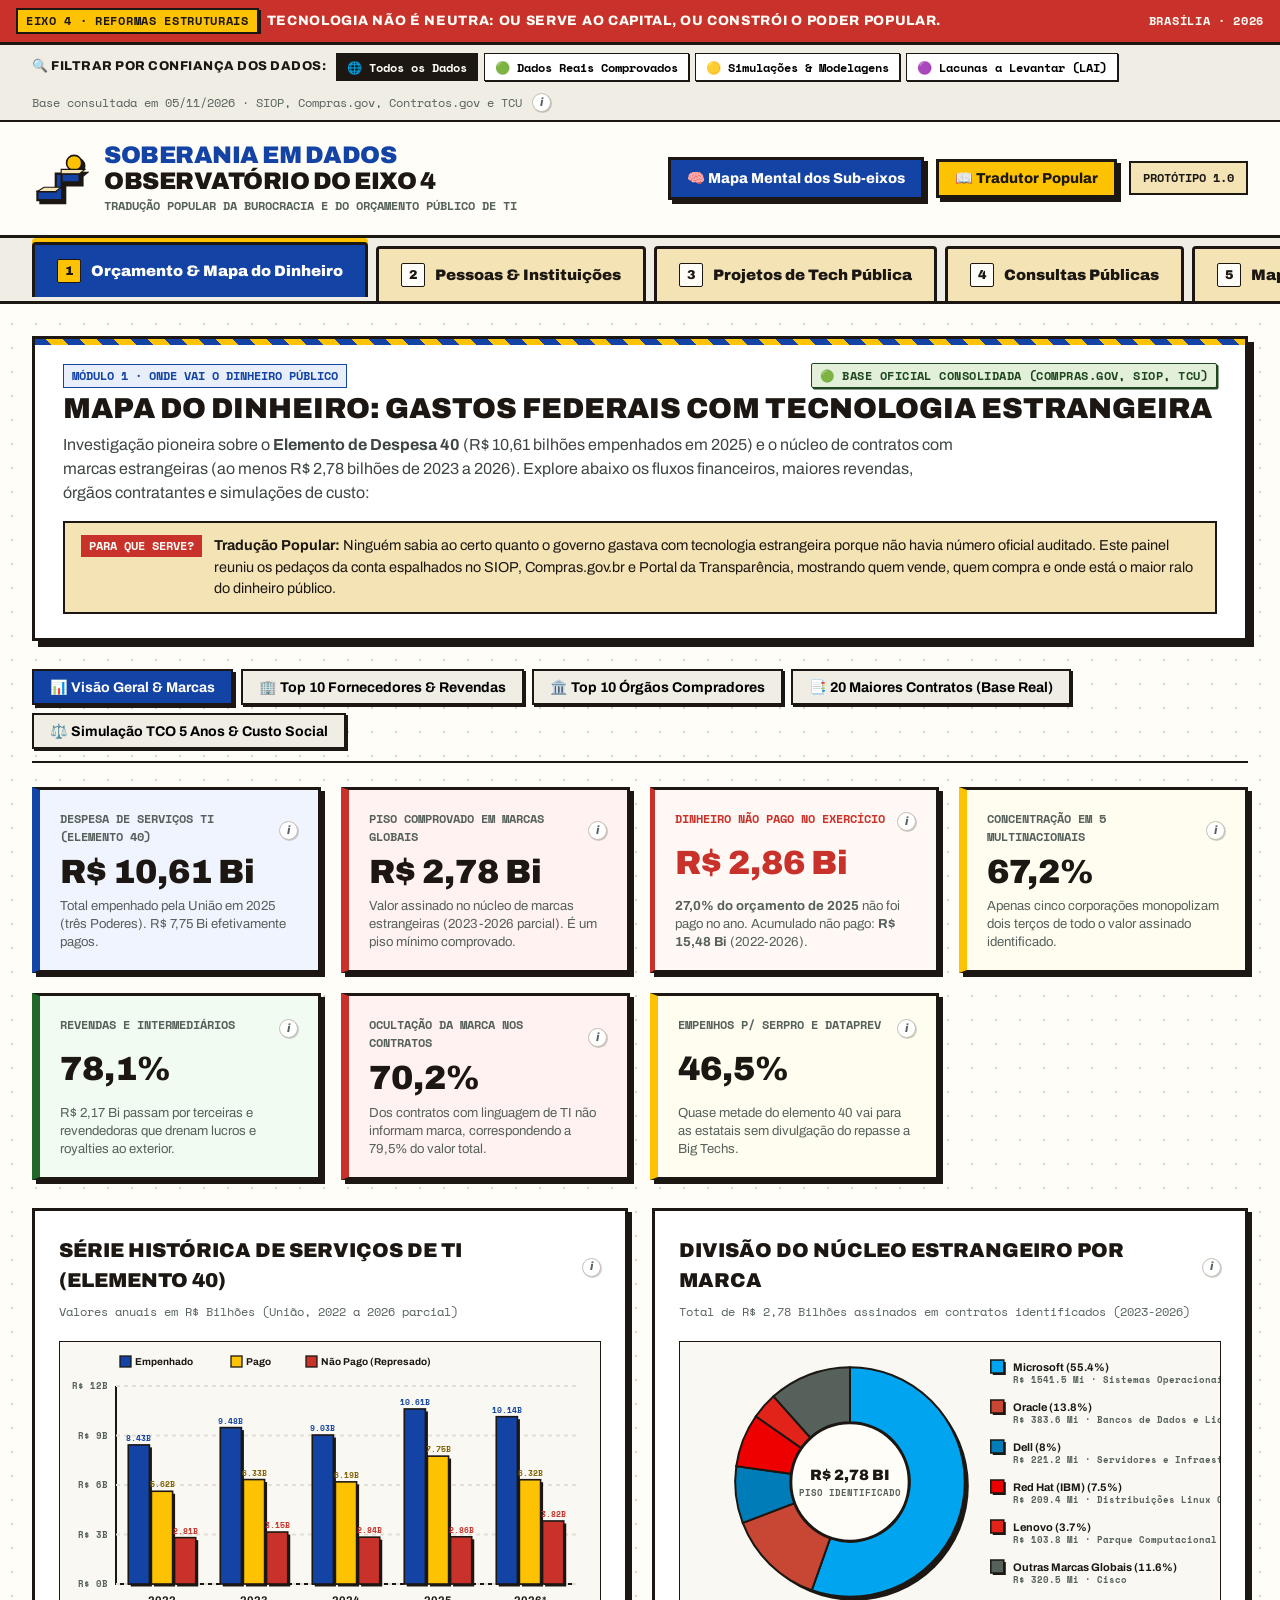
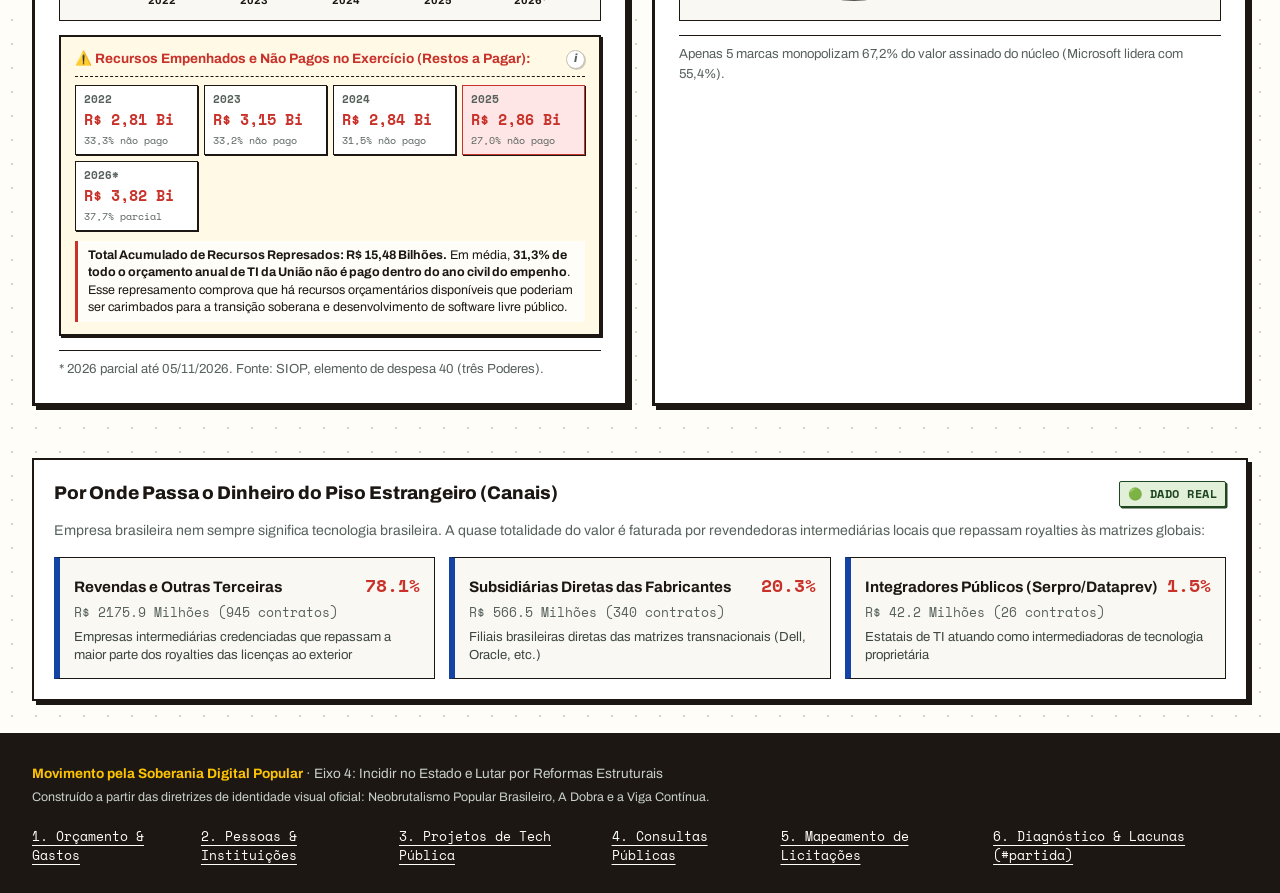
<file: index.html>
<!DOCTYPE html>
<html lang="pt-BR">
<head>
  <meta charset="UTF-8">
  <meta name="viewport" content="width=device-width, initial-scale=1.0">
  <title>Observatório do Eixo 4 · Soberania em Dados</title>
  <meta name="description" content="Protótipo visual do Observatório do Eixo 4 do Movimento pela Soberania Digital Popular: Orçamento e Gastos, Pessoas e Instituições, Projetos de Tech Pública, Consultas Públicas e Mapeamento de Licitações.">
  <link rel="stylesheet" href="css/design-system.css">
</head>
<body>

  <!-- Faixa de Convocação (Vermelho Ato) -->
  <aside class="banner-ato" aria-label="Convocação do Manifesto">
    <div class="lema">
      <span class="destaque-manifesto">EIXO 4 · REFORMAS ESTRUTURAIS</span>
      <span>Tecnologia não é neutra: ou serve ao capital, ou constrói o poder popular.</span>
    </div>
    <div style="font-family: var(--font-mono); font-size: 0.75rem; white-space: nowrap;">
      Brasília · 2026
    </div>
  </aside>

  <!-- Faixa de Aviso e Filtro de Confiança dos Dados -->
  <aside class="filtro-dados-container" aria-label="Filtro de status dos dados">
    <div class="filtro-dados-left">
      <span class="filtro-dados-label">🔍 Filtrar por Confiança dos Dados:</span>
      <div class="filtro-pill-group">
        <button class="filtro-pill active" data-filter="todos" title="Exibir todos os dados com sinalização individual">🌐 Todos os Dados</button>
        <button class="filtro-pill" data-filter="real" title="Destacar apenas dados oficiais comprovados (SIOP, Compras.gov, PNCP e TCU)">🟢 Dados Reais Comprovados</button>
        <button class="filtro-pill" data-filter="simulacao" title="Destacar simulações metodológicas e cenários hipotéticos">🟡 Simulações & Modelagens</button>
        <button class="filtro-pill" data-filter="lacuna" title="Destacar lacunas e pedidos via Lei de Acesso à Informação">🟣 Lacunas a Levantar (LAI)</button>
      </div>
    </div>
    <div style="font-family: var(--font-mono); font-size: 0.74rem; color: #56615C; display: flex; align-items: center; gap: 6px; flex-wrap: wrap;">
      <span>Base consultada em 05/11/2026 · SIOP, Compras.gov, Contratos.gov e TCU</span>
      <button class="btn-info-metodologia" onclick="window.abrirModalMetodologia('elemento40')" title="🟢 Dados Reais Comprovados · Catálogo de Fontes Oficiais e Metodologias (Clique para auditar)">i</button>
    </div>
  </aside>

  <!-- Cabeçalho Principal com Marca Oficial A Dobra -->
  <header class="header-principal">
    <a href="#orcamento" class="marca-container" title="Movimento pela Soberania Digital Popular">
      <!-- Símbolo Oficial da Marca: A Dobra (Viga que sobe um degrau + Sol Amarelo) -->
      <svg class="simbolo-dobra" viewBox="0 0 100 100" fill="none" xmlns="http://www.w3.org/2000/svg">
        <!-- Sol Amarelo oficial -->
        <circle cx="78" cy="22" r="14" fill="#FDC303" stroke="#1C1712" stroke-width="3"/>
        <!-- A Dobra: Viga azul contínua que sobe o degrau da esquerda para a direita -->
        <path d="M10 75 H44 V42 H88 V58 H56 V91 H10 Z" fill="#1243A5" stroke="#1C1712" stroke-width="4" stroke-linejoin="miter"/>
        <!-- Detalhe da face superior da viga em areia/respiro -->
        <path d="M10 75 L22 67 H54 L44 75 Z" fill="#F3E3B5" stroke="#1C1712" stroke-width="2"/>
        <path d="M54 67 V34 H98 L88 42 H56 V58 L54 67 Z" fill="#F3E3B5" stroke="#1C1712" stroke-width="2"/>
      </svg>

      <div class="marca-texto">
        <h1>
          <span>Soberania em Dados</span>
          Observatório do Eixo 4
        </h1>
        <p>TRADUÇÃO POPULAR DA BUROCRACIA E DO ORÇAMENTO PÚBLICO DE TI</p>
      </div>
    </a>

    <div class="header-actions">
      <a href="apresentacao-subeixos.html" class="btn-tradutor-popular" style="background-color: var(--azul-macacao); color: var(--branco-papel); text-decoration: none;" title="Abrir Mapa Mental Dinâmico do Eixo 4: Incidência no Estado">
        <span>🧠 Mapa Mental dos Sub-eixos</span>
      </a>
      <button class="btn-tradutor-popular" id="btnAbrirTradutor" title="Abrir glossário explicativo para outros eixos">
        <span>📖 Tradutor Popular</span>
      </button>
      <span class="badge-versao">PROTÓTIPO 1.0</span>
    </div>
  </header>

  <!-- Abas de Navegação na Ordem Solicitada -->
  <nav class="nav-prototipos" aria-label="Navegação entre protótipos de visualização">
    <button class="tab-btn active" data-tab="orcamento" id="tabBtnOrcamento">
      <span class="tab-icon">1</span>
      <span>Orçamento & Mapa do Dinheiro</span>
    </button>
    <button class="tab-btn" data-tab="pessoas-grafo" id="tabBtnGrafo">
      <span class="tab-icon">2</span>
      <span>Pessoas & Instituições</span>
    </button>
    <button class="tab-btn" data-tab="projetos" id="tabBtnProjetos">
      <span class="tab-icon">3</span>
      <span>Projetos de Tech Pública</span>
    </button>
    <button class="tab-btn" data-tab="consultas" id="tabBtnConsultas">
      <span class="tab-icon">4</span>
      <span>Consultas Públicas</span>
    </button>
    <button class="tab-btn" data-tab="licitacoes" id="tabBtnLicitacoes">
      <span class="tab-icon">5</span>
      <span>Mapeamento de Licitações</span>
    </button>
    <button class="tab-btn" data-tab="diagnostico" id="tabBtnDiagnostico">
      <span class="tab-icon">6</span>
      <span>Diagnóstico & Lacunas (#partida)</span>
    </button>
  </nav>

  <!-- Área Central de Conteúdo -->
  <main class="main-content">

    <!-- ======================================================================
         1. ORÇAMENTO & GASTOS ESTRANGEIROS (Visualização Principal)
         ====================================================================== -->
    <section class="tab-content" id="tab-orcamento">
      <div class="secao-header">
        <div style="display: flex; justify-content: space-between; align-items: baseline; flex-wrap: wrap; gap: 8px;">
          <span class="meta-tag">Módulo 1 · Onde Vai o Dinheiro Público</span>
          <span class="badge-status badge-status-real">🟢 BASE OFICIAL CONSOLIDADA (Compras.gov, SIOP, TCU)</span>
        </div>
        <h2>Mapa do Dinheiro: Gastos Federais com Tecnologia Estrangeira</h2>
        <p>
          Investigação pioneira sobre o <strong>Elemento de Despesa 40</strong> (R$ 10,61 bilhões empenhados em 2025) e o núcleo de contratos com marcas estrangeiras (ao menos R$ 2,78 bilhões de 2023 a 2026). Explore abaixo os fluxos financeiros, maiores revendas, órgãos contratantes e simulações de custo:
        </p>

        <div class="box-traducao-rapida">
          <span class="tag-pop">Para que serve?</span>
          <div>
            <strong>Tradução Popular:</strong> Ninguém sabia ao certo quanto o governo gastava com tecnologia estrangeira porque não havia número oficial auditado. Este painel reuniu os pedaços da conta espalhados no SIOP, Compras.gov.br e Portal da Transparência, mostrando quem vende, quem compra e onde está o maior ralo do dinheiro público.
          </div>
        </div>
      </div>

      <!-- Navegação por Sub-abas do Mapa do Dinheiro -->
      <div class="subtabs-nav" role="tablist" aria-label="Sub-abas do Mapa do Dinheiro">
        <button class="subtab-btn active" data-subtab="visao-geral">
          <span>📊 Visão Geral & Marcas</span>
        </button>
        <button class="subtab-btn" data-subtab="fornecedores">
          <span>🏢 Top 10 Fornecedores & Revendas</span>
        </button>
        <button class="subtab-btn" data-subtab="orgaos">
          <span>🏛️ Top 10 Órgãos Compradores</span>
        </button>
        <button class="subtab-btn" data-subtab="contratos">
          <span>📑 20 Maiores Contratos (Base Real)</span>
        </button>
        <button class="subtab-btn" data-subtab="tco">
          <span>⚖️ Simulação TCO 5 Anos & Custo Social</span>
        </button>
      </div>

      <!-- Painel 1: Visão Geral, Série Histórica e Donut de Marcas -->
      <div class="subtab-painel active" id="subtab-visao-geral">
        <!-- KPIs do Orçamento -->
        <div class="kpi-grid" id="orcamentoKPIs"></div>

        <!-- Split de Gráficos -->
        <div class="orcamento-container">
          <div class="orcamento-split">
            <!-- Gráfico 1: Série Histórica Elemento 40 -->
            <div class="grafico-card" data-tipo="real">
              <div style="display: flex; justify-content: space-between; align-items: center; margin-bottom: 4px;">
                <h3>Série Histórica de Serviços de TI (Elemento 40)</h3>
                <button class="btn-info-metodologia" onclick="window.abrirModalMetodologia('elemento40')" title="🟢 Dado Real Comprovado · Fonte Oficial: SIOP / Três Poderes (Clique para auditar metodologia)">i</button>
              </div>
              <p class="sub">Valores anuais em R$ Bilhões (União, 2022 a 2026 parcial)</p>
              <div class="chart-canvas-wrapper">
                <canvas id="canvasSerieHistorica"></canvas>
              </div>

              <!-- Painel de Recursos Empenhados e Não Pagos no Exercício (Restos a Pagar) -->
              <div class="painel-dinheiro-nao-usado">
                <div class="painel-dinheiro-nao-usado-header">
                  <span>⚠️ Recursos Empenhados e Não Pagos no Exercício (Restos a Pagar):</span>
                  <button class="btn-info-metodologia" onclick="window.abrirModalMetodologia('naoUsado')" title="🟢 Dado Real Comprovado · Fonte Oficial: SIOP / SOF (Clique para auditar metodologia)">i</button>
                </div>
                <div class="painel-dinheiro-grid">
                  <div class="mini-card-ano">
                    <span>2022</span>
                    <strong>R$ 2,81 Bi</strong>
                    <em>33,3% não pago</em>
                  </div>
                  <div class="mini-card-ano">
                    <span>2023</span>
                    <strong>R$ 3,15 Bi</strong>
                    <em>33,2% não pago</em>
                  </div>
                  <div class="mini-card-ano">
                    <span>2024</span>
                    <strong>R$ 2,84 Bi</strong>
                    <em>31,5% não pago</em>
                  </div>
                  <div class="mini-card-ano destaque">
                    <span>2025</span>
                    <strong>R$ 2,86 Bi</strong>
                    <em>27,0% não pago</em>
                  </div>
                  <div class="mini-card-ano">
                    <span>2026*</span>
                    <strong>R$ 3,82 Bi</strong>
                    <em>37,7% parcial</em>
                  </div>
                </div>
                <div class="nota-politica-nao-usado">
                  <strong>Total Acumulado de Recursos Represados: R$ 15,48 Bilhões.</strong> Em média, <strong>31,3% de todo o orçamento anual de TI da União não é pago dentro do ano civil do empenho</strong>. Esse represamento comprova que há recursos orçamentários disponíveis que poderiam ser carimbados para a transição soberana e desenvolvimento de software livre público.
                </div>
              </div>

              <div style="margin-top: 14px; font-size: 0.82rem; color: #56615C; border-top: var(--border-thin); padding-top: 8px;">
                * 2026 parcial até 05/11/2026. Fonte: SIOP, elemento de despesa 40 (três Poderes).
              </div>
            </div>

            <!-- Gráfico 2: Composição do Núcleo Estrangeiro por Marca -->
            <div class="grafico-card" data-tipo="real">
              <div style="display: flex; justify-content: space-between; align-items: center; margin-bottom: 4px;">
                <h3>Divisão do Núcleo Estrangeiro por Marca</h3>
                <button class="btn-info-metodologia" onclick="window.abrirModalMetodologia('pisoMarcas')" title="🟢 Dado Real Comprovado · Fonte Oficial: Compras.gov e Contratos.gov (Clique para auditar metodologia)">i</button>
              </div>
              <p class="sub">Total de R$ 2,78 Bilhões assinados em contratos identificados (2023-2026)</p>
              <div class="chart-canvas-wrapper">
                <canvas id="canvasMarcasDonut"></canvas>
              </div>
              <div style="margin-top: 14px; font-size: 0.82rem; color: #56615C; border-top: var(--border-thin); padding-top: 8px;">
                Apenas 5 marcas monopolizam 67,2% do valor assinado do núcleo (Microsoft lidera com 55,4%).
              </div>
            </div>
          </div>

          <!-- Container dos Canais de Distribuição -->
          <div id="orcamentoCanaisContainer" style="margin-top: 24px;"></div>
        </div>
      </div>

      <!-- Painel 2: Top Fornecedores e Revendas -->
      <div class="subtab-painel" id="subtab-fornecedores" style="display: none;">
        <div id="subtabContentFornecedores"></div>
      </div>

      <!-- Painel 3: Top Órgãos Compradores -->
      <div class="subtab-painel" id="subtab-orgaos" style="display: none;">
        <div id="subtabContentOrgaos"></div>
      </div>

      <!-- Painel 4: 20 Maiores Contratos do Núcleo -->
      <div class="subtab-painel" id="subtab-contratos" style="display: none;">
        <div id="subtabContentContratos"></div>
      </div>

      <!-- Painel 5: TCO 5 Anos e Custo de Oportunidade Social -->
      <div class="subtab-painel" id="subtab-tco" style="display: none;">
        <div id="subtabContentTCO"></div>
      </div>
    </section>

    <!-- ======================================================================
         2. PESSOAS & INSTITUIÇÕES (Grafo Interativo)
         ====================================================================== -->
    <section class="tab-content" id="tab-pessoas-grafo" style="display: none;">
      <div class="secao-header">
        <span class="meta-tag">Módulo 2 · Teia do Poder Público</span>
        <h2>Mapeamento de Pessoas Responsáveis & Instituições</h2>
        <p>
          Saiba quem decide os rumos da tecnologia pública no Brasil e <strong>como essa pessoa chegou lá</strong>. O grafo interativo conecta ministérios, estatais (Serpro, Dataprev), agências reguladoras (ANPD) e tribunais de contas às lideranças no comando de cada projeto e orçamento.
        </p>

        <div class="box-traducao-rapida">
          <span class="tag-pop">Para que serve?</span>
          <div>
            <strong>Tradução Popular:</strong> Política pública tem nome, sobrenome e CPF. Se um órgão fecha um contrato danoso de R$ 600 milhões com a Microsoft, precisamos saber se quem assinou foi alguém de carreira pública ou um ex-executivo que veio de multinacional (a famosa "porta giratória"). Clique em qualquer pessoa no grafo para ver o currículo, trajetória e os projetos geridos.
          </div>
        </div>
      </div>

      <!-- Grafo Interativo em Canvas -->
      <div class="grafo-wrapper">
        <div class="grafo-toolbar">
          <div class="grafo-legenda">
            <span style="font-weight: 700; text-transform: uppercase;">Origem da Liderança:</span>
            <div class="legenda-item">
              <span class="legenda-dot bigtech"></span>
              <span>Porta Giratória (Ex-Big Tech)</span>
            </div>
            <div class="legenda-item">
              <span class="legenda-dot carreira"></span>
              <span>Servidor Público de Carreira</span>
            </div>
            <div class="legenda-item">
              <span class="legenda-dot movimento"></span>
              <span>Movimento Social / Academia</span>
            </div>
          </div>

          <div style="display: flex; gap: 8px;">
            <button class="btn-filtro" onclick="GrafoModule.zoomIn()" title="Aumentar zoom">+</button>
            <button class="btn-filtro" onclick="GrafoModule.zoomOut()" title="Diminuir zoom">-</button>
            <button class="btn-filtro" onclick="GrafoModule.resetZoom()" title="Centralizar visualização">Centralizar</button>
          </div>
        </div>

        <div class="canvas-container">
          <canvas id="grafoCanvas"></canvas>
          <div class="grafo-hint">
            💡 <strong>Interação:</strong> Arraste os nós para reorganizar · Role o mouse para Zoom · Clique em qualquer pessoa ou instituição para abrir o dossiê completo.
          </div>
        </div>
      </div>
    </section>

    <!-- ======================================================================
         3. PROJETOS PÚBLICOS DE TECNOLOGIA & REFORMAS ESTRUTURAIS
         ====================================================================== -->
    <section class="tab-content" id="tab-projetos" style="display: none;">
      <div class="secao-header">
        <span class="meta-tag">Módulo 3 · Monitor de Reformas Estruturais</span>
        <h2>Projetos de Tecnologia Pública Hoje: O que está sendo produzido e quanto custa</h2>
        <p>
          Auditoria cidadã dos grandes projetos de tecnologia do Estado brasileiro. Avaliamos cada iniciativa com a <strong>Régua dos 5 Critérios do Manifesto do Eixo 4</strong>: <em>anúncio não é política pública; só é conquista o que tiver Norma, Orçamento, Responsável, Indicador e Controle Social</em>.
        </p>

        <div class="box-traducao-rapida">
          <span class="tag-pop">Para que serve?</span>
          <div>
            <strong>Tradução Popular:</strong> Muitas vezes o governo lança um projeto com propaganda bonita, mas na prática entrega o sistema para a iniciativa privada ou esconde os algoritmos que decidem quem recebe auxílio. Aqui a gente audita se o projeto realmente serve à soberania popular ou se é só vitrine.
          </div>
        </div>
      </div>

      <!-- KPIs de Projetos -->
      <div class="kpi-grid" id="projetosKPIs"></div>

      <!-- Grid de Projetos Estruturais -->
      <div class="projetos-grid" id="projetosGrid"></div>
    </section>

    <!-- ======================================================================
         4. CONSULTAS & CHAMADAS PÚBLICAS (Orçamento & Tech)
         ====================================================================== -->
    <section class="tab-content" id="tab-consultas" style="display: none;">
      <div class="secao-header">
        <span class="meta-tag">Módulo 4 · Participação Popular & Orçamento</span>
        <h2>Mapeamento de Chamadas e Consultas Públicas de Tecnologia</h2>
        <p>
          Monitore todas as consultas sobre orçamento público, planos de governo (PPA/LOA), marcos regulatórios e chamadas de fomento abertas para tecnologia. Descubra onde incidir e acesse o <strong>Kit de Incidência Popular</strong> com propostas e justificativas prontas para mobilização.
        </p>

        <div class="box-traducao-rapida">
          <span class="tag-pop">Para que serve?</span>
          <div>
            <strong>Tradução Popular:</strong> Consulta pública não pode ser espaço só de lobby corporativo. Quando o governo abre consulta para decidir para onde vai a verba de TI ou como regular a inteligência artificial, este painel avisa a nossa militância e entrega o texto pronto para copiar, colar e votar em peso na plataforma oficial.
          </div>
        </div>
      </div>

      <!-- KPIs Rápidos de Consultas -->
      <div class="kpi-grid" id="consultasKPIs"></div>

      <!-- Barra de Filtros de Consultas -->
      <div class="painel-controles">
        <div class="filtros-grupo">
          <span class="filtro-label">Tipo:</span>
          <button class="btn-filtro active" data-consulta-tipo="todos">Todos</button>
          <button class="btn-filtro" data-consulta-tipo="consulta_publica" style="border-left: 4px solid var(--azul-macacao);">📢 Consultas Públicas (Leis & Orçamento)</button>
          <button class="btn-filtro" data-consulta-tipo="chamada_fomento" style="border-left: 4px solid var(--amarelo-sol);">💰 Chamadas de Fomento (Editais)</button>
        </div>

        <div class="filtros-grupo">
          <span class="filtro-label">Eixo Temático:</span>
          <button class="btn-filtro active" data-consulta-cat="todas">Todos</button>
          <button class="btn-filtro" data-consulta-cat="orcamento">💰 Orçamento & PPA</button>
          <button class="btn-filtro" data-consulta-cat="fomento_cooperativas">🤝 Cooperativismo</button>
          <button class="btn-filtro" data-consulta-cat="regulacao_ia">⚖️ Regulação de IA</button>
          <button class="btn-filtro" data-consulta-cat="infra_livre">📡 Infraestrutura Livre</button>
        </div>

        <div class="filtros-grupo">
          <span class="filtro-label">Esfera:</span>
          <button class="btn-filtro active" data-consulta-esfera="todas">Todas</button>
          <button class="btn-filtro" data-consulta-esfera="federal">Federal</button>
          <button class="btn-filtro" data-consulta-esfera="estadual">Estadual</button>
          <button class="btn-filtro" data-consulta-esfera="municipal">Municipal</button>
        </div>

        <div>
          <input type="search" class="input-busca" id="buscaConsultas" placeholder="Buscar consulta ou chamada..." aria-label="Buscar consultas públicas">
        </div>
      </div>

      <!-- Grid de Consultas e Chamadas -->
      <div class="licitacoes-grid" id="consultasGrid"></div>
    </section>

    <!-- ======================================================================
         5. MAPEAMENTO DE LICITAÇÕES (Federal, Estadual, Municipal)
         ====================================================================== -->
    <section class="tab-content" id="tab-licitacoes" style="display: none;">
      <div class="secao-header">
        <span class="meta-tag">Módulo 5 · Poder de Compra do Estado</span>
        <h2>Mapeamento de Licitações Abertas para Tecnologia</h2>
        <p>
          Acompanhamento em tempo real de editais públicos de TI em todo o Brasil. Monitore onde o Estado está aplicando recursos, identifique ameaças de aprisionamento tecnológico por Big Techs e descubra editais com oportunidades para cooperativas populares e software livre.
        </p>

        <div class="box-traducao-rapida">
          <span class="tag-pop">Para que serve?</span>
          <div>
            <strong>Tradução Popular:</strong> Em vez de descobrir tarde demais que a prefeitura ou o ministério comprou milhões em licenças de multinacionais sem disputa, esta tela alerta o movimento antes da assinatura do contrato para que a gente possa impugnar, disputar e exigir compras de cooperativas nacionais.
          </div>
        </div>
      </div>

      <!-- KPIs Rápidos -->
      <div class="kpi-grid" id="licitacoesKPIs"></div>

      <!-- Barra de Filtros e Granularidade (Federal -> Estadual -> Municipal) -->
      <div class="painel-controles">
        <div class="filtros-grupo">
          <span class="filtro-label">Granularidade:</span>
          <button class="btn-filtro active" data-esfera="todas">Todas as Esferas</button>
          <button class="btn-filtro" data-esfera="federal">🇧🇷 Federal (União)</button>
          <button class="btn-filtro" data-esfera="estadual">📍 Estadual (UFs)</button>
          <button class="btn-filtro" data-esfera="municipal">🏛️ Municipal (Cidades)</button>
        </div>

        <div class="filtros-grupo">
          <span class="filtro-label">Alertas Críticos:</span>
          <button class="btn-filtro active" data-tag="todas">Todos</button>
          <button class="btn-filtro" data-tag="alerta-dependencia" style="border-left: 4px solid var(--vermelho-ato);">🚨 Risco Big Tech</button>
          <button class="btn-filtro" data-tag="oportunidade-popular" style="border-left: 4px solid var(--verde-pilar);">🟢 Oportunidade Popular</button>
          <button class="btn-filtro" data-tag="alerta-vigilancia">👁️ Vigilância / Facial</button>
        </div>

        <div>
          <input type="search" class="input-busca" id="buscaLicitacoes" placeholder="Buscar por órgão, objeto ou cidade..." aria-label="Buscar licitações">
        </div>
      </div>

      <!-- Grid de Editais -->
      <div class="licitacoes-grid" id="licitacoesGrid"></div>
    </section>

    <!-- ======================================================================
         6. DIAGNÓSTICO: O QUE TEMOS vs O QUE FALTA (#partida)
         ====================================================================== -->
    <section class="tab-content" id="tab-diagnostico" style="display: none;">
      <div class="secao-header">
        <div style="display: flex; justify-content: space-between; align-items: baseline; flex-wrap: wrap; gap: 8px;">
          <span class="meta-tag">Módulo 6 · Ponto de Partida (#partida)</span>
          <span class="badge-status badge-status-real">🟢 PLANO DE LEVANTAMENTO OFICIAL</span>
        </div>
        <h2>Diagnóstico de Dados: O Que Já Temos vs. O Que Falta</h2>
        <p>
          Para medir a dependência tecnológica, precisamos juntar cinco blocos: orçamento, contratos, capacidade instalada, atenção política e comparação federativa. Hoje temos apenas uma fração federal dos dois primeiros. Este painel organiza a matriz de lacunas, a metodologia do <strong>Índice de Dependência</strong> e o modelo de <strong>pedido via LAI</strong>.
        </p>

        <div class="box-traducao-rapida">
          <span class="tag-pop">Para que serve?</span>
          <div>
            <strong>Tradução Popular:</strong> Não adianta denunciar a dependência sem mostrar exatamente quais dados já temos provados e quais o governo ainda esconde sob sigilo ou falta de preenchimento. Esta tela é o mapa de batalha técnico do Eixo 4 até fevereiro de 2027 (etapa Custear da Ação Zero).
          </div>
        </div>
      </div>

      <!-- Matriz dos 5 Blocos e Maior Buraco -->
      <div id="diagnosticoMatrizContainer"></div>

      <!-- Calculadora / Simulador do Índice de Dependência -->
      <div id="calculadoraIndiceContainer" style="margin-top: 30px;"></div>

      <!-- Calendário de Entregas e Minuta de Pedido LAI -->
      <div id="diagnosticoCalendarioContainer"></div>
    </section>
  </main>

  <!-- Gaveta Lateral Deslizante (Drawer) para Dossiês e Perfis -->
  <div class="drawer-overlay" id="drawerOverlay"></div>
  <aside class="drawer" id="mainDrawer" aria-label="Dossiê detalhado">
    <div class="drawer-header">
      <h3 id="drawerTitulo">Dossiê Detalhado</h3>
      <button class="btn-fechar-drawer" id="btnFecharDrawer" title="Fechar painel">×</button>
    </div>
    <div class="drawer-body" id="drawerBody"></div>
  </aside>

  <!-- Modal do Tradutor Popular (Dicionário de Burocracia Governamental) -->
  <div class="modal-overlay" id="tradutorModal">
    <div class="modal-content">
      <div class="modal-header">
        <h3>📖 Tradutor Popular: O Burocratês em Linguagem de Luta</h3>
        <button class="btn-fechar-drawer" id="btnFecharModalTradutor">×</button>
      </div>
      <div class="modal-body">
        <p style="font-size: 0.95rem; color: #2b312e;">
          O objetivo central do Eixo 4 é <strong>desmistificar o labirinto burocrático do Estado</strong> para que os outros eixos e as bases populares possam disputar o orçamento público com firmeza.
        </p>

        <div style="display: flex; flex-direction: column; gap: 14px;">
          <div style="background: #FFF; border: var(--border-thin); padding: 14px; border-left: 6px solid var(--azul-macacao);">
            <strong style="font-family: var(--font-display); font-size: 1rem; color: var(--azul-macacao);">Elemento de Despesa 40 (Serviços de TI)</strong>
            <p style="font-size: 0.88rem; margin-top: 4px;">
              É o código contábil do orçamento onde a União registra todo dinheiro gasto para contratar empresas de tecnologia. Em 2025 somou mais de R$ 10,6 bilhões. É o principal termômetro para saber se o dinheiro está ficando no Brasil ou indo para o exterior.
            </p>
          </div>

          <div style="background: #FFF; border: var(--border-thin); padding: 14px; border-left: 6px solid var(--vermelho-ato);">
            <strong style="font-family: var(--font-display); font-size: 1rem; color: var(--vermelho-ato);">Porta Giratória (Revolving Door)</strong>
            <p style="font-size: 0.88rem; margin-top: 4px;">
              Quando diretores ou lobistas de multinacionais (como Microsoft, Amazon ou Google) são nomeados para cargos de confiança no governo para gerir compras de TI e, depois de assinar contratos milionários, voltam para as mesmas empresas.
            </p>
          </div>

          <div style="background: #FFF; border: var(--border-thin); padding: 14px; border-left: 6px solid var(--urucum);">
            <strong style="font-family: var(--font-display); font-size: 1rem; color: var(--urucum);">Lock-in Tecnológico (Aprisionamento)</strong>
            <p style="font-size: 0.88rem; margin-top: 4px;">
              Quando o governo adota um sistema proprietário que cria tanta dependência que fica quase impossível trocar depois. É a armadilha que obriga o Estado a pagar renovações de licenças cada vez mais caras ano após ano.
            </p>
          </div>

          <div style="background: #FFF; border: var(--border-thin); padding: 14px; border-left: 6px solid var(--verde-pilar);">
            <strong style="font-family: var(--font-display); font-size: 1rem; color: var(--verde-pilar);">Nuvem Soberana</strong>
            <p style="font-size: 0.88rem; margin-top: 4px;">
              Infraestrutura de servidores e armazenamento de dados gerida pelo próprio Estado brasileiro (através de estatais como Serpro e Dataprev), protegida contra espionagem e sem risco de sofrer bloqueios judiciais estrangeiros.
            </p>
          </div>

          <div style="background: #FFF; border: var(--border-thin); padding: 14px; border-left: 6px solid var(--amarelo-sol);">
            <strong style="font-family: var(--font-display); font-size: 1rem; color: var(--preto-tinta);">A Régua dos 5 Critérios</strong>
            <p style="font-size: 0.88rem; margin-top: 4px;">
              A métrica do nosso manifesto: uma proposta só é conquista se tiver <strong>Norma</strong> (lei que a sustente), <strong>Orçamento</strong> (dinheiro garantido), <strong>Responsável</strong> (autoridade pública nominal), <strong>Indicador</strong> (meta mensurável) e <strong>Controle Social</strong> (o povo sentado na mesa para decidir).
            </p>
          </div>
        </div>
      </div>
    </div>
  </div>

  <!-- Rodapé Oficial na Nova Ordem -->
  <footer class="footer-principal">
    <div class="footer-inner">
      <div class="footer-texto">
        <p>
          <strong>Movimento pela Soberania Digital Popular</strong> · Eixo 4: Incidir no Estado e Lutar por Reformas Estruturais
        </p>
        <p style="margin-top: 4px; font-size: 0.78rem;">
          Construído a partir das diretrizes de identidade visual oficial: Neobrutalismo Popular Brasileiro, A Dobra e a Viga Contínua.
        </p>
      </div>

      <div class="footer-links">
        <a href="#orcamento" onclick="App.navegarPara('orcamento')">1. Orçamento & Gastos</a>
        <a href="#pessoas-grafo" onclick="App.navegarPara('pessoas-grafo')">2. Pessoas & Instituições</a>
        <a href="#projetos" onclick="App.navegarPara('projetos')">3. Projetos de Tech Pública</a>
        <a href="#consultas" onclick="App.navegarPara('consultas')">4. Consultas Públicas</a>
        <a href="#licitacoes" onclick="App.navegarPara('licitacoes')">5. Mapeamento de Licitações</a>
        <a href="#diagnostico" onclick="App.navegarPara('diagnostico')">6. Diagnóstico & Lacunas (#partida)</a>
      </div>
    </div>
  </footer>

  <!-- Scripts do Observatório -->
  <script src="js/data.js"></script>
  <script src="js/licitacoes.js"></script>
  <script src="js/grafo.js"></script>
  <script src="js/orcamento.js"></script>
  <script src="js/projetos.js"></script>
  <script src="js/consultas.js"></script>
  <script src="js/diagnostico.js"></script>
  <script src="js/main.js"></script>

</body>
</html>
</file>
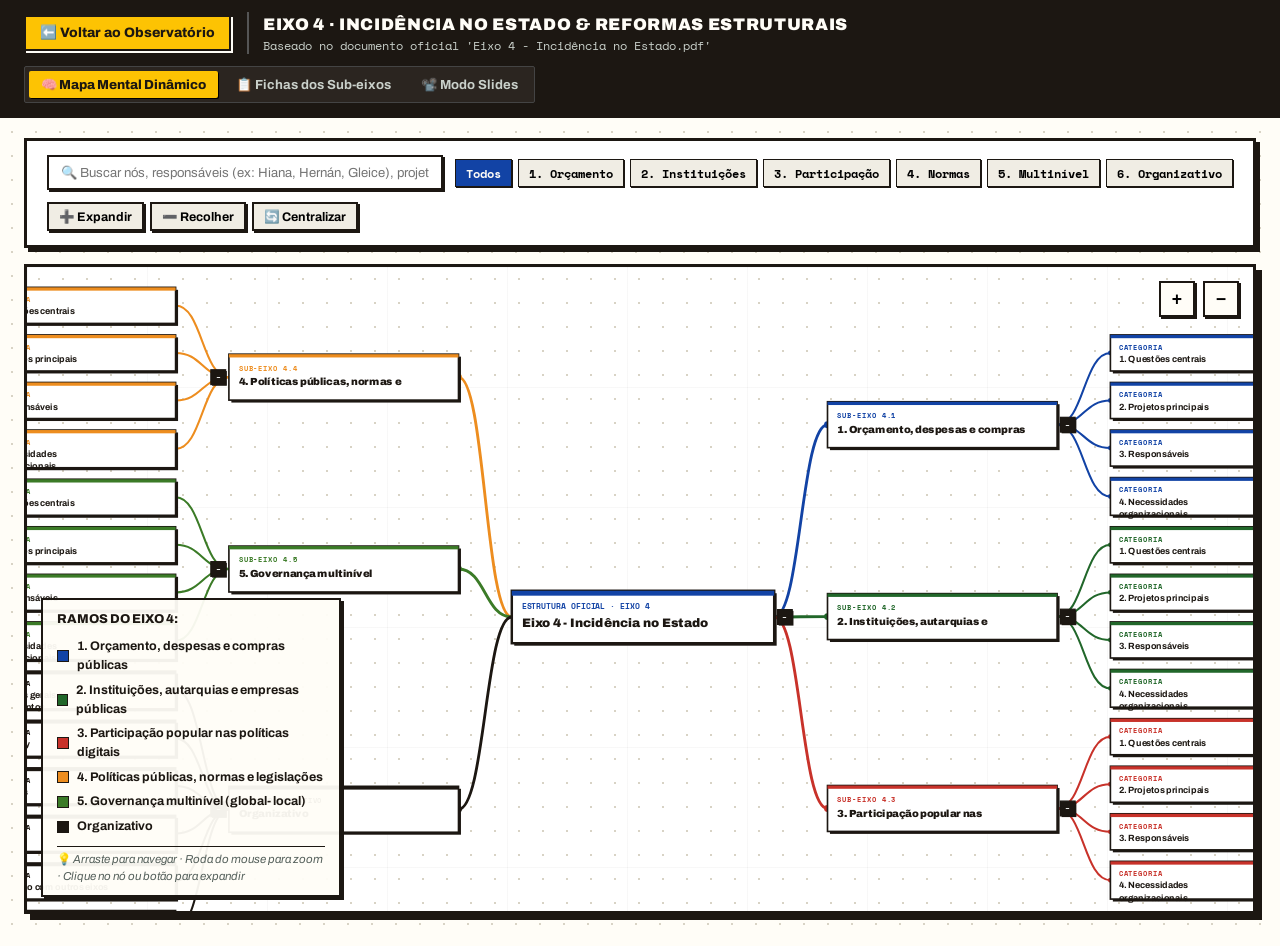
<file: apresentacao-subeixos.html>
<!DOCTYPE html>
<html lang="pt-BR">
<head>
  <meta charset="UTF-8">
  <meta name="viewport" content="width=device-width, initial-scale=1.0">
  <title>Mapa Mental & Apresentação: Eixo 4 · Incidência no Estado</title>
  <meta name="description" content="Mapa Mental Dinâmico e Estrutura Oficial do Eixo 4: Orçamento, Instituições, Participação Popular, Normas e Governança Multinível.">
  <link rel="stylesheet" href="css/design-system.css">
  <style>
    body {
      background-color: var(--branco-papel);
      min-height: 100vh;
      display: flex;
      flex-direction: column;
      overflow-x: hidden;
    }

    .deck-topbar {
      background-color: var(--preto-tinta);
      color: var(--branco-papel);
      padding: 12px 24px;
      display: flex;
      align-items: center;
      justify-content: space-between;
      border-bottom: var(--border-thick);
      position: sticky;
      top: 0;
      z-index: 100;
      flex-wrap: wrap;
      gap: 12px;
    }

    .deck-topbar-left {
      display: flex;
      align-items: center;
      gap: 16px;
    }

    .btn-voltar {
      background-color: var(--amarelo-sol);
      color: var(--preto-tinta);
      border: var(--border-medium);
      padding: 6px 14px;
      font-family: var(--font-display);
      font-weight: 800;
      font-size: 0.85rem;
      text-decoration: none;
      display: inline-flex;
      align-items: center;
      gap: 6px;
      box-shadow: 2px 2px 0px var(--branco-papel);
      transition: transform var(--trans-fast);
    }

    .btn-voltar:hover {
      transform: translate(-1px, -1px);
      box-shadow: 3px 3px 0px var(--branco-papel);
    }

    /* Seletor de Modo no Topo */
    .modo-switcher {
      display: flex;
      gap: 6px;
      background: #2b2520;
      padding: 4px;
      border: 1.5px solid #444;
      border-radius: var(--radius-sm);
    }

    .btn-modo {
      background: transparent;
      border: none;
      color: #c9d0ca;
      font-family: var(--font-display);
      font-weight: 700;
      font-size: 0.82rem;
      padding: 6px 12px;
      cursor: pointer;
      border-radius: var(--radius-sm);
      transition: all var(--trans-fast);
      display: inline-flex;
      align-items: center;
      gap: 6px;
    }

    .btn-modo:hover {
      color: var(--branco-puro);
      background-color: rgba(255, 255, 255, 0.1);
    }

    .btn-modo.active {
      background-color: var(--amarelo-sol);
      color: var(--preto-tinta);
      font-weight: 800;
      box-shadow: 1px 1px 0px #000;
    }

    /* Container do Mapa Mental */
    .mindmap-page-container {
      flex: 1;
      padding: 20px 24px 32px;
      max-width: 1560px;
      margin: 0 auto;
      width: 100%;
      display: flex;
      flex-direction: column;
      gap: 16px;
    }

    .mindmap-header-bar {
      display: flex;
      justify-content: space-between;
      align-items: center;
      flex-wrap: wrap;
      gap: 12px;
      background-color: var(--branco-puro);
      border: var(--border-thick);
      box-shadow: var(--shadow-hard);
      padding: 14px 20px;
    }

    .filtro-subeixo-chips {
      display: flex;
      gap: 6px;
      flex-wrap: wrap;
    }

    .chip-subeixo {
      background-color: var(--cinza-papel);
      border: var(--border-thin);
      padding: 4px 10px;
      font-family: var(--font-mono);
      font-size: 0.76rem;
      font-weight: 700;
      cursor: pointer;
      box-shadow: 1px 1px 0px var(--preto-tinta);
      transition: all var(--trans-fast);
    }

    .chip-subeixo:hover {
      background-color: var(--amarelo-sol);
      transform: translate(-1px, -1px);
    }

    .chip-subeixo.active {
      background-color: var(--azul-macacao);
      color: var(--branco-papel);
    }

    /* Container de Slides */
    .deck-container {
      display: flex;
      flex-direction: column;
      align-items: center;
      justify-content: center;
      padding: 32px 20px 40px;
      max-width: 1280px;
      margin: 0 auto;
      width: 100%;
    }

    .slide-stage {
      width: 100%;
      background-color: var(--branco-puro);
      border: var(--border-thick);
      box-shadow: 8px 8px 0px var(--preto-tinta);
      min-height: 560px;
      display: flex;
      flex-direction: column;
      position: relative;
      overflow: hidden;
      transition: opacity 0.2s ease;
    }

    .slide-stage::before {
      content: '';
      position: absolute;
      top: 0;
      left: 0;
      right: 0;
      height: 8px;
      background: repeating-linear-gradient(
        45deg,
        var(--azul-macacao),
        var(--azul-macacao) 14px,
        var(--amarelo-sol) 14px,
        var(--amarelo-sol) 28px
      );
    }

    .slide-content {
      padding: 40px 48px;
      flex: 1;
      display: flex;
      flex-direction: column;
      justify-content: space-between;
      gap: 24px;
    }

    .slide-eyebrow {
      font-family: var(--font-mono);
      font-size: 0.8rem;
      font-weight: 700;
      text-transform: uppercase;
      letter-spacing: 0.08em;
      color: var(--azul-macacao);
      display: flex;
      align-items: center;
      gap: 10px;
    }

    .slide-title {
      font-family: var(--font-display);
      font-size: 2.3rem;
      font-weight: 900;
      line-height: 1.15;
      text-transform: uppercase;
      color: var(--preto-tinta);
      margin-top: 6px;
    }

    .slide-subtitle {
      font-family: var(--font-display);
      font-size: 1.25rem;
      font-weight: 700;
      color: var(--vermelho-ato);
      margin-top: 4px;
    }

    .slide-body {
      font-size: 1.05rem;
      line-height: 1.5;
      color: #2b312e;
    }

    .slide-footer-bar {
      border-top: var(--border-medium);
      background-color: var(--areia);
      padding: 12px 24px;
      display: flex;
      align-items: center;
      justify-content: space-between;
      font-family: var(--font-mono);
      font-size: 0.75rem;
      font-weight: 700;
    }

    .deck-controls {
      display: flex;
      align-items: center;
      justify-content: space-between;
      width: 100%;
      margin-top: 24px;
      gap: 16px;
      flex-wrap: wrap;
    }

    .nav-btn {
      background-color: var(--azul-macacao);
      color: var(--branco-papel);
      border: var(--border-thick);
      box-shadow: var(--shadow-hard);
      padding: 10px 22px;
      font-family: var(--font-display);
      font-weight: 900;
      font-size: 1rem;
      cursor: pointer;
      display: inline-flex;
      align-items: center;
      gap: 8px;
      transition: all var(--trans-fast);
    }

    .nav-btn:hover:not(:disabled) {
      background-color: var(--amarelo-sol);
      color: var(--preto-tinta);
      transform: translate(-2px, -2px);
      box-shadow: var(--shadow-hard-lg);
    }

    .nav-btn:disabled {
      background-color: var(--cinza-borda);
      color: #888;
      cursor: not-allowed;
      box-shadow: 2px 2px 0px var(--preto-tinta);
    }

    .slide-counter {
      font-family: var(--font-mono);
      font-weight: 700;
      font-size: 0.95rem;
      background-color: var(--branco-puro);
      border: var(--border-medium);
      box-shadow: var(--shadow-hard-sm);
      padding: 8px 16px;
    }

    .slide-dots {
      display: flex;
      gap: 6px;
      flex-wrap: wrap;
      justify-content: center;
    }

    .dot-btn {
      width: 28px;
      height: 28px;
      border: var(--border-thin);
      background-color: var(--branco-puro);
      font-family: var(--font-mono);
      font-size: 0.75rem;
      font-weight: 700;
      cursor: pointer;
      display: flex;
      align-items: center;
      justify-content: center;
      box-shadow: 1px 1px 0px var(--preto-tinta);
      transition: all var(--trans-fast);
    }

    .dot-btn.active {
      background-color: var(--vermelho-ato);
      color: var(--branco-papel);
      border-color: var(--preto-tinta);
      transform: scale(1.1);
    }

    .subeixo-split {
      display: grid;
      grid-template-columns: 1.2fr 0.8fr;
      gap: 32px;
      align-items: start;
    }

    @media (max-width: 900px) {
      .subeixo-split {
        grid-template-columns: 1fr;
        gap: 20px;
      }
    }

    .box-fluxo {
      border: var(--border-medium);
      padding: 14px 18px;
      background-color: var(--branco-papel);
      box-shadow: var(--shadow-hard-sm);
    }

    .box-fluxo.recebe { border-left: 8px solid var(--azul-macacao); }
    .box-fluxo.entrega { border-left: 8px solid var(--verde-pilar); }
    .box-fluxo.regra { border-left: 8px solid var(--vermelho-ato); background-color: #FFFDF0; }

    .fluxo-tag {
      font-family: var(--font-mono);
      font-size: 0.72rem;
      font-weight: 700;
      text-transform: uppercase;
      margin-bottom: 4px;
      display: block;
    }
  </style>
</head>
<body>

  <!-- Barra Superior do Deck / Mapa Mental -->
  <header class="deck-topbar">
    <div class="deck-topbar-left">
      <a href="index.html" class="btn-voltar" title="Voltar ao Observatório">
        <span>⬅️ Voltar ao Observatório</span>
      </a>
      <div style="border-left: 2px solid #555; padding-left: 14px;">
        <h1 style="font-family: var(--font-display); font-size: 1.05rem; font-weight: 900; letter-spacing: 0.04em; text-transform: uppercase;">
          Eixo 4 · Incidência no Estado & Reformas Estruturais
        </h1>
        <p style="font-size: 0.72rem; font-family: var(--font-mono); color: #c9d0ca;">
          Baseado no documento oficial 'Eixo 4 - Incidência no Estado.pdf'
        </p>
      </div>
    </div>

    <!-- Alternador de Modos de Visualização -->
    <div class="modo-switcher" role="tablist">
      <button class="btn-modo active" id="btnModoMindMap" title="Ver o Mapa Mental gráfico dinâmico">
        <span>🧠 Mapa Mental Dinâmico</span>
      </button>
      <button class="btn-modo" id="btnModoFichas" title="Ver as fichas estruturadas completas">
        <span>📋 Fichas dos Sub-eixos</span>
      </button>
      <button class="btn-modo" id="btnModoSlides" title="Ver a apresentação de slides para reuniões">
        <span>📽️ Modo Slides</span>
      </button>
    </div>
  </header>

  <!-- ======================================================================
       MODO 1: MAPA MENTAL DINÂMICO (Interativo)
       ====================================================================== -->
  <main id="viewMindMap" class="mindmap-page-container">
    <!-- Barra de Controle do Mapa Mental -->
    <div class="mindmap-header-bar">
      <div style="display: flex; align-items: center; gap: 10px; flex: 1; max-width: 420px;">
        <input type="text" id="inputBuscaMindmap" class="tabela-input-busca" placeholder="🔍 Buscar nós, responsáveis (ex: Hiana, Hernán, Gleice), projetos, leis..." style="margin: 0; font-size: 0.82rem;" />
      </div>

      <!-- Filtro rápido por Subeixo -->
      <div class="filtro-subeixo-chips">
        <button class="chip-subeixo active" data-sub="todos">Todos</button>
        <button class="chip-subeixo" data-sub="1">1. Orçamento</button>
        <button class="chip-subeixo" data-sub="2">2. Instituições</button>
        <button class="chip-subeixo" data-sub="3">3. Participação</button>
        <button class="chip-subeixo" data-sub="4">4. Normas</button>
        <button class="chip-subeixo" data-sub="5">5. Multinível</button>
        <button class="chip-subeixo" data-sub="6">6. Organizativo</button>
      </div>

      <!-- Botões de Ação -->
      <div style="display: flex; gap: 6px;">
        <button id="btnExpandirTudo" class="subtab-btn" style="padding: 5px 10px; font-size: 0.78rem; margin: 0;">➕ Expandir</button>
        <button id="btnRecolherTudo" class="subtab-btn" style="padding: 5px 10px; font-size: 0.78rem; margin: 0;">➖ Recolher</button>
        <button id="btnZoomReset" class="subtab-btn" style="padding: 5px 10px; font-size: 0.78rem; margin: 0;">🔄 Centralizar</button>
      </div>
    </div>

    <!-- Viewport do Canvas do Mapa Mental -->
    <div class="mindmap-viewport" id="mindmapWrapper">
      <!-- Controles Flutuantes de Zoom -->
      <div class="mindmap-controls">
        <button id="btnZoomIn" class="mindmap-btn" title="Aumentar Zoom">+</button>
        <button id="btnZoomOut" class="mindmap-btn" title="Diminuir Zoom">−</button>
      </div>

      <!-- Legenda Flutuante -->
      <div class="mindmap-legend">
        <div style="font-family: var(--font-display); font-size: 0.8rem; font-weight: 800; text-transform: uppercase; margin-bottom: 2px;">
          Ramos do Eixo 4:
        </div>
        <div class="mindmap-legend-item"><span class="mindmap-legend-color" style="background: #1243A5;"></span> 1. Orçamento, despesas e compras públicas</div>
        <div class="mindmap-legend-item"><span class="mindmap-legend-color" style="background: #21672A;"></span> 2. Instituições, autarquias e empresas públicas</div>
        <div class="mindmap-legend-item"><span class="mindmap-legend-color" style="background: #C8322A;"></span> 3. Participação popular nas políticas digitais</div>
        <div class="mindmap-legend-item"><span class="mindmap-legend-color" style="background: #ED8D1F;"></span> 4. Políticas públicas, normas e legislações</div>
        <div class="mindmap-legend-item"><span class="mindmap-legend-color" style="background: #3B7B27;"></span> 5. Governança multinível (global- local)</div>
        <div class="mindmap-legend-item"><span class="mindmap-legend-color" style="background: #1C1712;"></span> Organizativo</div>
        <div style="font-size: 0.72rem; color: #56615C; margin-top: 4px; border-top: var(--border-thin); padding-top: 4px;">
          💡 <em>Arraste para navegar · Roda do mouse para zoom · Clique no nó ou botão para expandir</em>
        </div>
      </div>

      <canvas id="canvasMindMap"></canvas>
    </div>

    <!-- Gaveta Lateral de Detalhes do Nó -->
    <aside class="mindmap-drawer" id="mindmapDrawer" aria-label="Detalhes do Nó">
      <div class="mindmap-drawer-header">
        <div>
          <span style="font-family: var(--font-mono); font-size: 0.75rem; color: var(--amarelo-sol); font-weight: 700; text-transform: uppercase;">
            Detalhes do Ramo
          </span>
          <h3 id="drawerNodeTitulo" style="font-family: var(--font-display); font-size: 1.15rem; font-weight: 900; margin-top: 4px;"></h3>
        </div>
        <button class="mindmap-drawer-close" id="btnFecharDrawerNode" title="Fechar">&times;</button>
      </div>
      <div class="mindmap-drawer-body" id="drawerNodeBody"></div>
    </aside>
  </main>

  <!-- ======================================================================
       MODO 2: FICHAS HIERÁRQUICAS DOS SUB-EIXOS (Cards)
       ====================================================================== -->
  <main id="viewFichas" class="mindmap-page-container" style="display: none;">
    <div class="secao-header" style="background-color: var(--branco-puro); border: var(--border-thick); box-shadow: var(--shadow-hard); padding: 24px;">
      <span class="meta-tag">Documentação Estruturada do Eixo 4</span>
      <h2>Estrutura Completa de Incidência no Estado</h2>
      <p>
        Fichas analíticas de cada sub-eixo extraídas do documento conceitual <em>'Eixo 4 - Incidência no Estado.pdf'</em>. Inclui questões norteadoras, responsáveis, projetos e competências organizacionais demandadas:
      </p>
    </div>

    <div id="fichasContainer" style="display: grid; grid-template-columns: repeat(auto-fit, minmax(440px, 1fr)); gap: 24px; margin-top: 16px;"></div>
  </main>

  <!-- ======================================================================
       MODO 3: APRESENTAÇÃO DE SLIDES (Original Renovado)
       ====================================================================== -->
  <main id="viewSlides" class="deck-container" style="display: none;">
    <div class="slide-stage" id="slideStage">
      <div class="slide-content" id="slideContent"></div>
      <div class="slide-footer-bar">
        <span id="slideRodapeTexto"></span>
        <span style="color: var(--azul-macacao);">EIXO 4 · SOBERANIA DIGITAL POPULAR</span>
      </div>
    </div>

    <div class="deck-controls">
      <button class="nav-btn" id="prevBtn" onclick="Apresentacao.prev()">
        <span>⬅️</span> Anterior
      </button>

      <div style="display: flex; align-items: center; gap: 16px;">
        <span class="slide-counter">
          SLIDE <span id="currentSlideNum" style="color: var(--vermelho-ato);">1</span> DE <span id="totalSlidesNum">7</span>
        </span>
        <div class="slide-dots" id="slideDots"></div>
      </div>

      <button class="nav-btn" id="nextBtn" onclick="Apresentacao.next()">
        Próximo <span>➡️</span>
      </button>
    </div>
  </main>

  <!-- Scripts -->
  <script src="js/data.js"></script>
  <script src="js/mapa-mental.js"></script>

  <script>
    // Gerenciador de Modos de Visualização
    const ModosApp = (() => {
      let modoAtivo = "mindmap";

      function alternarModo(modo) {
        modoAtivo = modo;

        document.querySelectorAll(".btn-modo").forEach(b => b.classList.remove("active"));
        document.getElementById("viewMindMap").style.display = "none";
        document.getElementById("viewFichas").style.display = "none";
        document.getElementById("viewSlides").style.display = "none";

        if (modo === "mindmap") {
          document.getElementById("btnModoMindMap").classList.add("active");
          document.getElementById("viewMindMap").style.display = "flex";
          if (window.MapaMentalModule) window.MapaMentalModule.init();
        } else if (modo === "fichas") {
          document.getElementById("btnModoFichas").classList.add("active");
          document.getElementById("viewFichas").style.display = "flex";
          renderizarFichas();
        } else if (modo === "slides") {
          document.getElementById("btnModoSlides").classList.add("active");
          document.getElementById("viewSlides").style.display = "flex";
          if (window.Apresentacao) window.Apresentacao.goTo(0);
        }
      }

      function renderizarFichas() {
        const container = document.getElementById("fichasContainer");
        if (!container) return;

        const raw = window.OBSERVATORIO_DATA && window.OBSERVATORIO_DATA.mapaMental;
        if (!raw || !raw.filhos) return;

        function renderSubItensRecursivo(itens) {
          if (!itens || itens.length === 0) return '';
          return `
            <ul style="list-style: none; display: flex; flex-direction: column; gap: 6px; padding-left: 12px; margin-top: 6px; border-left: 2px solid #56615C;">
              ${itens.map(item => `
                <li style="font-size: 0.82rem; line-height: 1.4; color: #1C1712;">
                  <strong style="color: #1C1712;">${item.titulo}</strong>
                  ${item.filhos && item.filhos.length > 0 ? renderSubItensRecursivo(item.filhos) : ''}
                </li>
              `).join('')}
            </ul>
          `;
        }

        container.innerHTML = raw.filhos.map(b => `
          <div style="background-color: var(--branco-puro); border: var(--border-thick); box-shadow: var(--shadow-hard); display: flex; flex-direction: column;">
            <div style="padding: 14px 18px; background-color: ${b.cor || '#1243A5'}; color: #FFF; border-bottom: var(--border-medium); display: flex; justify-content: space-between; align-items: center;">
              <h3 style="font-family: var(--font-display); font-size: 1.15rem; font-weight: 900;">
                ${b.titulo}
              </h3>
              <span style="font-family: var(--font-mono); font-size: 0.75rem; background: rgba(0,0,0,0.3); padding: 2px 8px; border-radius: var(--radius-sm); text-transform: uppercase;">
                ${b.numero ? `SUB-EIXO ${b.numero}` : 'ORGANIZATIVO'}
              </span>
            </div>

            <div style="padding: 20px; display: flex; flex-direction: column; gap: 14px; flex: 1;">
              ${(b.filhos || []).map(cat => `
                <div style="border: var(--border-thin); background: #FAF8F2; padding: 12px; box-shadow: 2px 2px 0px #1C1712;">
                  <h4 style="font-family: var(--font-display); font-size: 0.95rem; font-weight: 800; color: ${b.cor || '#1243A5'}; margin-bottom: 8px; text-transform: uppercase;">
                    ${cat.titulo}
                  </h4>
                  ${cat.filhos && cat.filhos.length > 0 ? `
                    <div style="display: flex; flex-direction: column; gap: 8px;">
                      ${cat.filhos.map(item => `
                        <div style="border: var(--border-thin); background: var(--branco-puro); padding: 9px 12px; font-size: 0.85rem; box-shadow: 1px 1px 0px #1C1712;">
                          <div style="font-weight: 700; color: #1C1712; line-height: 1.35;">
                            ${item.titulo}
                          </div>
                          ${item.filhos && item.filhos.length > 0 ? renderSubItensRecursivo(item.filhos) : ''}
                        </div>
                      `).join('')}
                    </div>
                  ` : `
                    <div style="font-size: 0.8rem; font-style: italic; color: #56615C; padding: 4px;">(Item sem subdivisões adicionais no documento original)</div>
                  `}
                </div>
              `).join('')}
            </div>
          </div>
        `).join('');
      }

      function init() {
        document.getElementById("btnModoMindMap").addEventListener("click", () => alternarModo("mindmap"));
        document.getElementById("btnModoFichas").addEventListener("click", () => alternarModo("fichas"));
        document.getElementById("btnModoSlides").addEventListener("click", () => alternarModo("slides"));

        document.querySelectorAll(".chip-subeixo").forEach(btn => {
          btn.addEventListener("click", () => {
            document.querySelectorAll(".chip-subeixo").forEach(b => b.classList.remove("active"));
            btn.classList.add("active");
            const sub = btn.getAttribute("data-sub");
            if (window.MapaMentalModule) window.MapaMentalModule.setFiltro(sub);
          });
        });

        alternarModo("mindmap");
      }

      return { init };
    })();

    // Lógica do Modo Slides
    const Apresentacao = (() => {
      let currentSlide = 0;

      const SLIDES_DATA = [
        {
          eyebrow: "Estrutura Oficial do Eixo 4",
          titulo: "Eixo 4 - Incidência no Estado",
          subtitulo: "Estrutura completa e exata extraída de 'Eixo 4 - Incidência no Estado.pdf'",
          render: () => `
            <div>
              <p class="slide-body" style="font-size: 1.15rem; font-weight: 600; margin-bottom: 24px;">
                Mapeamento conceitual e operacional com os 5 sub-eixos centrais e o ramo organizativo da intervenção no Estado:
              </p>
              <div style="display: grid; grid-template-columns: repeat(auto-fit, minmax(280px, 1fr)); gap: 14px;">
                <div style="border: var(--border-medium); padding: 12px; background: #FAF8F2; border-left: 6px solid #1243A5;">
                  <strong style="color: #1243A5;">1. Orçamento, despesas e compras públicas</strong>
                  <p style="font-size: 0.85rem;">Gastos digitais, LOA, PPA, emendas e monitoramento de compras.</p>
                </div>
                <div style="border: var(--border-medium); padding: 12px; background: #FAF8F2; border-left: 6px solid #21672A;">
                  <strong style="color: #21672A;">2. Instituições, autarquias e empresas públicas</strong>
                  <p style="font-size: 0.85rem;">Pastas digitais, mapa dinâmico do quem-é-quem e observatório das estatais.</p>
                </div>
                <div style="border: var(--border-medium); padding: 12px; background: #FAF8F2; border-left: 6px solid #C8322A;">
                  <strong style="color: #C8322A;">3. Participação popular nas políticas digitais</strong>
                  <p style="font-size: 0.85rem;">Instâncias de participação social (11 conselhos mapeados) e agentes populares.</p>
                </div>
                <div style="border: var(--border-medium); padding: 12px; background: #FAF8F2; border-left: 6px solid #ED8D1F;">
                  <strong style="color: #ED8D1F;">4. Políticas públicas, normas e legislações</strong>
                  <p style="font-size: 0.85rem;">Leis, lobby de bigtechs (ALAI, Camara e.net) e monitor de políticas e editais.</p>
                </div>
                <div style="border: var(--border-medium); padding: 12px; background: #FAF8F2; border-left: 6px solid #3B7B27;">
                  <strong style="color: #3B7B27;">5. Governança multinível (global- local)</strong>
                  <p style="font-size: 0.85rem;">26 estados + DF, 5569 municípios, empresas de TI e política externa digital.</p>
                </div>
                <div style="border: var(--border-medium); padding: 12px; background: #FAF8F2; border-left: 6px solid #1C1712;">
                  <strong style="color: #1C1712;">Organizativo</strong>
                  <p style="font-size: 0.85rem;">Diretrizes gerais, advocacy, reuniões, pastas, integração e formação.</p>
                </div>
              </div>
            </div>
          `,
          rodape: "Eixo 4 - Incidência no Estado"
        },
        {
          eyebrow: "Ramo 1",
          titulo: "1. Orçamento, despesas e compras públicas",
          subtitulo: "Responsáveis: Hiana Camilla, Thiago",
          render: () => `
            <div class="subeixo-split">
              <div>
                <h4 style="margin: 0 0 8px; font-family: var(--font-display); color: var(--azul-macacao);">1. Questões centrais:</h4>
                <ul style="padding-left: 20px; font-size: 0.88rem; line-height: 1.5;">
                  <li>1. Quanto o Estado gasta com tecnologias digitais?
                    <ul style="padding-left: 16px; font-size: 0.82rem; color: #56615C;">
                      <li>↳ 1. Quanto gasta em tecnologia estrangeira? (1. > 50% com a Microsoft)</li>
                    </ul>
                  </li>
                  <li>2. De que forma é feita essa contratação? Há transparência?</li>
                  <li>3. O que está previsto na LOA e no PPA?</li>
                  <li>4. Como estão as definições das emendas parlamentares?
                    <ul style="padding-left: 16px; font-size: 0.82rem; color: #56615C;">
                      <li>↳ 1. Quais são os recursos? · 2. Quaissão os parlamentares?</li>
                    </ul>
                  </li>
                </ul>
              </div>
              <div style="display: flex; flex-direction: column; gap: 12px;">
                <div class="box-fluxo recebe">
                  <span class="fluxo-tag" style="color: var(--azul-macacao);">2. Projetos principais:</span>
                  <p style="font-size: 0.86rem;">1. Monitoramento de gastos e investimentos<br>2. Monitoramento de compras públicas (1. Qual instrumento?)</p>
                </div>
                <div class="box-fluxo entrega">
                  <span class="fluxo-tag" style="color: var(--verde-pilar);">4. Necessidades organizacionais:</span>
                  <p style="font-size: 0.86rem;">1. PO<br>2. Cientista dados<br>3. Especialista em orçamento público</p>
                </div>
              </div>
            </div>
          `,
          rodape: "1. Orçamento, despesas e compras públicas"
        },
        {
          eyebrow: "Ramo 2",
          titulo: "2. Instituições, autarquias e empresas públicas",
          subtitulo: "Responsáveis: (Aberto no documento original)",
          render: () => `
            <div class="subeixo-split">
              <div>
                <h4 style="margin: 0 0 8px; font-family: var(--font-display); color: var(--verde-pilar);">1. Questões centrais:</h4>
                <ul style="padding-left: 20px; font-size: 0.9rem; line-height: 1.5;">
                  <li>1. Quais são as pastas que tratam do digital?</li>
                  <li>2. Como elas se relacionam?</li>
                </ul>
              </div>
              <div style="display: flex; flex-direction: column; gap: 12px;">
                <div class="box-fluxo recebe">
                  <span class="fluxo-tag" style="color: var(--verde-pilar);">2. Projetos principais:</span>
                  <p style="font-size: 0.88rem;">1. Árvore\\Mapa dinâmico do quem-é-quem do digital<br>2. Observatório das estatais</p>
                </div>
                <div class="box-fluxo entrega">
                  <span class="fluxo-tag" style="color: var(--azul-macacao);">4. Necessidades organizacionais:</span>
                  <p style="font-size: 0.88rem;">1. Questões de privacidade e proteção de dados</p>
                </div>
              </div>
            </div>
          `,
          rodape: "2. Instituições, autarquias e empresas públicas"
        },
        {
          eyebrow: "Ramo 3",
          titulo: "3. Participação popular nas políticas digitais",
          subtitulo: "Responsáveis: Hernán Efrón",
          render: () => `
            <div class="subeixo-split">
              <div>
                <h4 style="margin: 0 0 8px; font-family: var(--font-display); color: var(--vermelho-ato);">1. Questões centrais:</h4>
                <ul style="padding-left: 20px; font-size: 0.85rem; line-height: 1.45;">
                  <li><strong>1. Quais são as instâncias de participação social? Onde se localizam? Como funcionam?</strong>
                    <div style="font-size: 0.78rem; color: #56615C; margin-top: 4px; line-height: 1.4;">
                      Conselhos listados: CNPD; CNCT; CGFUST; CITDigital; Comitê Consultivo da Estratégia Nacional de Governo Digital; Fórum Pix; CNCiber; CCGD; Coordenadoria da Comissão de Tecnologia, Inovação e Transformação Digital do CDESS; CIMCE; CGI.br.
                    </div>
                  </li>
                  <li style="margin-top: 6px;">2. Quem nos representa nesses espaços?</li>
                  <li>3. Como a participação se concretiza nas decisões?</li>
                  <li>4. Como as políticas digitais contribuem para a soberania popular?</li>
                </ul>
              </div>
              <div style="display: flex; flex-direction: column; gap: 12px;">
                <div class="box-fluxo recebe">
                  <span class="fluxo-tag" style="color: var(--vermelho-ato);">2. Projetos principais:</span>
                  <p style="font-size: 0.88rem;">1. Agentes populares de soberania digital</p>
                </div>
                <div class="box-fluxo entrega">
                  <span class="fluxo-tag" style="color: var(--preto-tinta);">3. Responsáveis:</span>
                  <p style="font-size: 0.88rem;">1. Hernán Efrón</p>
                </div>
              </div>
            </div>
          `,
          rodape: "3. Participação popular nas políticas digitais"
        },
        {
          eyebrow: "Ramo 4",
          titulo: "4. Políticas públicas, normas e legislações",
          subtitulo: "Responsáveis: Marina Méraki, Leopoldo Neto",
          render: () => `
            <div class="subeixo-split">
              <div>
                <h4 style="margin: 0 0 8px; font-family: var(--font-display); color: var(--urucum);">1. Questões centrais:</h4>
                <ul style="padding-left: 20px; font-size: 0.88rem; line-height: 1.5;">
                  <li>1. Quais são as leis e projetos de leis que tratam do digital vigentes? A autoria é de quem?</li>
                  <li>2. Como se dá o lobby das bigtechs e midtechs? (1. ALAI, 2. Camara e.net)</li>
                  <li>3. Quais são outros instrumentos normativos? Planos, Estratégias, Portarias, Resoluções, Decretos, etc.</li>
                  <li>4. Como categorizar as políticas digitais?</li>
                  <li>5. Quais políticas podemos elaborar para a soberania digital popular?</li>
                </ul>
              </div>
              <div style="display: flex; flex-direction: column; gap: 12px;">
                <div class="box-fluxo recebe">
                  <span class="fluxo-tag" style="color: var(--urucum);">2. Projetos principais:</span>
                  <p style="font-size: 0.88rem;">1. Monitor de  políticas digitais (1. Normas vigentes, 2. Normas em tramitação)<br>2. Monitor de editais e chamamentos públicos</p>
                </div>
                <div class="box-fluxo entrega">
                  <span class="fluxo-tag" style="color: var(--verde-pilar);">3. Responsáveis:</span>
                  <p style="font-size: 0.88rem;">1. Marina Méraki<br>2. Leopoldo Neto</p>
                </div>
              </div>
            </div>
          `,
          rodape: "4. Políticas públicas, normas e legislações"
        },
        {
          eyebrow: "Ramo 5",
          titulo: "5. Governança multinível (global- local)",
          subtitulo: "Responsáveis: Gleice Barros",
          render: () => `
            <div class="subeixo-split">
              <div>
                <h4 style="margin: 0 0 8px; font-family: var(--font-display); color: var(--verde-morro);">1. Questões centrais:</h4>
                <ul style="padding-left: 20px; font-size: 0.88rem; line-height: 1.5;">
                  <li>1. Como os demais sub-eixos se manifestam nos estados e nos municípios?
                    <ul style="padding-left: 16px; font-size: 0.82rem; color: #56615C;">
                      <li>↳ 1. 26 estados + DF · 2. 5569 municípios · 3. ~ 50 municípios com mais de 500 mil habitantes · 4. Quais podem ser pilotos-modelos? Por que?</li>
                    </ul>
                  </li>
                  <li>2. Quais possuem empresa pública de TI?</li>
                  <li>3. Como funciona a política externa digital? (1. Parcerias bilaterais/multilaterais · 2. Posicionamento do Itamaraty)</li>
                  <li>4. Como estruturar um modelo transversal de análise que é escalável no eixo particular-universal?</li>
                </ul>
              </div>
              <div style="display: flex; flex-direction: column; gap: 12px;">
                <div class="box-fluxo recebe">
                  <span class="fluxo-tag" style="color: var(--verde-pilar);">2. Projetos principais:</span>
                  <p style="font-size: 0.88rem;">1. Monitor da política externa digital<br>2. Monitor dos entes federativos</p>
                </div>
                <div class="box-fluxo regra">
                  <span class="fluxo-tag" style="color: var(--azul-macacao);">3. Responsáveis:</span>
                  <p style="font-size: 0.88rem;">1. Gleice Barros</p>
                </div>
              </div>
            </div>
          `,
          rodape: "5. Governança multinível (global- local)"
        },
        {
          eyebrow: "Ramo 6",
          titulo: "Organizativo",
          subtitulo: "Diretrizes gerais, advocacy, reuniões, pastas, integração e formação",
          render: () => `
            <div>
              <div style="display: grid; grid-template-columns: repeat(auto-fit, minmax(280px, 1fr)); gap: 14px;">
                <div style="border: var(--border-thin); padding: 12px; background: #FAF8F2;">
                  <strong style="color: #1243A5;">Diretrizes gerais e instrumentos</strong>
                  <p style="font-size: 0.82rem; line-height: 1.4; margin-top: 4px;">
                    Rigor analítico (Revisão humana e por pares); Transparência nos dados; Privacidade e proteção de dados; Explicação metodológica clara; Pedidos de LAI (Padrão de requisição); Mapeamentos e visualizações; Transversalidade e matriz analítica.
                  </p>
                </div>
                <div style="border: var(--border-thin); padding: 12px; background: #FAF8F2;">
                  <strong style="color: #ED8D1F;">Advocacy, Reuniões e Pastas</strong>
                  <p style="font-size: 0.82rem; line-height: 1.4; margin-top: 4px;">
                    Advocacy: Atos em casas legislativas, Estabelecer posicionamentos públicos.<br>
                    Reuniões: 1 · Pastas: 4
                  </p>
                </div>
                <div style="border: var(--border-thin); padding: 12px; background: #FAF8F2;">
                  <strong style="color: #21672A;">Integração com outros eixos</strong>
                  <p style="font-size: 0.82rem; line-height: 1.4; margin-top: 4px;">
                    Eixo 1 (Boletins semanais, Jane)<br>
                    Eixo 2 (Guilherme)<br>
                    Eixo 3
                  </p>
                </div>
                <div style="border: var(--border-thin); padding: 12px; background: #FAF8F2;">
                  <strong style="color: #C8322A;">Formação e letramento</strong>
                  <p style="font-size: 0.82rem; line-height: 1.4; margin-top: 4px;">
                    Grupos de estudos · Seminários<br>
                    Ciência de dados (O que demandar)
                  </p>
                </div>
              </div>
            </div>
          `,
          rodape: "Organizativo"
        }
      ];

      function renderSlide(index) {
        currentSlide = index;
        const slide = SLIDES_DATA[index];
        if (!slide) return;

        const content = document.getElementById("slideContent");
        content.innerHTML = `
          <div>
            <div class="slide-eyebrow">${slide.eyebrow}</div>
            <h2 class="slide-title">${slide.titulo}</h2>
            <div class="slide-subtitle">${slide.subtitulo}</div>
          </div>
          <div style="flex: 1; display: flex; flex-direction: column; justify-content: center;">
            ${slide.render()}
          </div>
        `;

        document.getElementById("slideRodapeTexto").textContent = slide.rodape;
        document.getElementById("currentSlideNum").textContent = index + 1;
        document.getElementById("totalSlidesNum").textContent = SLIDES_DATA.length;

        document.getElementById("prevBtn").disabled = index === 0;
        document.getElementById("nextBtn").disabled = index === SLIDES_DATA.length - 1;

        const dotsContainer = document.getElementById("slideDots");
        dotsContainer.innerHTML = SLIDES_DATA.map((_, i) => `
          <button class="dot-btn ${i === index ? 'active' : ''}" onclick="Apresentacao.goTo(${i})" title="Slide ${i + 1}">
            ${i + 1}
          </button>
        `).join("");
      }

      function next() {
        if (currentSlide < SLIDES_DATA.length - 1) renderSlide(currentSlide + 1);
      }

      function prev() {
        if (currentSlide > 0) renderSlide(currentSlide - 1);
      }

      function goTo(index) {
        renderSlide(index);
      }

      function init() {
        renderSlide(0);
      }

      return { init, next, prev, goTo };
    })();

    document.addEventListener("DOMContentLoaded", () => {
      ModosApp.init();
      Apresentacao.init();
    });
  </script>
</body>
</html>
</file>
<file: css/design-system.css>
/* ==========================================================================
   Design System - Movimento pela Soberania Digital Popular
   Eixo 4: Incidir no Estado e Lutar por Reformas Estruturais
   Diretrizes visuais: Identidade Visual v1 (Neobrutalismo Popular Brasileiro)
   ========================================================================== */

@import url('https://fonts.googleapis.com/css2?family=Archivo:ital,wght@0,300;0,400;0,500;0,600;0,700;0,800;0,900;1,400;1,700&family=Space+Mono:ital,wght@0,400;0,700;1,400&display=swap');

:root {
  /* Cores Oficiais da Identidade Visual */
  --azul-macacao: #1243A5; /* A marca, quem trabalha */
  --amarelo-sol: #FDC303;  /* A chamada */
  --vermelho-ato: #C8322A; /* A convocação, faixas de rua */
  --verde-pilar: #21672A;  /* O que sustenta */
  --branco-papel: #FFFDF7; /* O respiro */
  --branco-puro: #FFFFFF;
  --preto-tinta: #1C1712;  /* Texto, contornos e sombras */

  /* Cores de Apoio da Identidade */
  --urucum: #ED8D1F;
  --morro: #3B7B27;
  --terra: #392617;
  --areia: #F3E3B5;
  --cinza-papel: #F0EDE4;
  --cinza-borda: #D8D3C5;

  /* Tipografia */
  --font-display: 'Archivo', -apple-system, BlinkMacSystemFont, "Segoe UI", Roboto, sans-serif;
  --font-body: 'Archivo', -apple-system, BlinkMacSystemFont, "Segoe UI", Roboto, sans-serif;
  --font-mono: 'Space Mono', monospace;

  /* Regras Neobrutalistas */
  --border-thick: 3px solid var(--preto-tinta);
  --border-medium: 2px solid var(--preto-tinta);
  --border-thin: 1.5px solid var(--preto-tinta);
  --shadow-hard: 4px 4px 0px var(--preto-tinta);
  --shadow-hard-lg: 6px 6px 0px var(--preto-tinta);
  --shadow-hard-sm: 2px 2px 0px var(--preto-tinta);
  --radius-sm: 2px;
  --radius-md: 4px;
  --radius-pill: 9999px;

  /* Transições táteis */
  --trans-fast: 0.15s ease-in-out;
}

/* Reset e Base */
*, *::before, *::after {
  box-sizing: border-box;
  margin: 0;
  padding: 0;
}

body {
  font-family: var(--font-body);
  background-color: var(--branco-papel);
  color: var(--preto-tinta);
  line-height: 1.5;
  min-height: 100vh;
  display: flex;
  flex-direction: column;
  overflow-x: hidden;
  background-image: radial-gradient(var(--cinza-borda) 1px, transparent 1px);
  background-size: 24px 24px;
}

/* Faixa de Topo / Convocação (O Vermelho de Ato) */
.banner-ato {
  background-color: var(--vermelho-ato);
  color: var(--branco-papel);
  padding: 8px 16px;
  border-bottom: var(--border-thick);
  font-family: var(--font-display);
  font-weight: 800;
  font-size: 0.85rem;
  letter-spacing: 0.05em;
  text-transform: uppercase;
  display: flex;
  align-items: center;
  justify-content: space-between;
  gap: 12px;
}

.banner-ato .destaque-manifesto {
  background-color: var(--amarelo-sol);
  color: var(--preto-tinta);
  padding: 2px 8px;
  border: var(--border-medium);
  box-shadow: 2px 2px 0px var(--preto-tinta);
  font-family: var(--font-mono);
  font-size: 0.75rem;
  font-weight: 700;
  white-space: nowrap;
}

.banner-ato .lema {
  display: flex;
  align-items: center;
  gap: 8px;
  overflow: hidden;
  text-overflow: ellipsis;
  white-space: nowrap;
}

/* Cabeçalho Principal com a Marca Oficial (A Dobra) */
.header-principal {
  background-color: var(--branco-papel);
  border-bottom: var(--border-thick);
  padding: 20px 32px;
  display: flex;
  align-items: center;
  justify-content: space-between;
  flex-wrap: wrap;
  gap: 20px;
}

.marca-container {
  display: flex;
  align-items: center;
  gap: 18px;
  text-decoration: none;
  color: inherit;
}

/* Símbolo A Dobra (em SVG) */
.simbolo-dobra {
  width: 54px;
  height: 54px;
  flex-shrink: 0;
  filter: drop-shadow(3px 3px 0px var(--preto-tinta));
}

.marca-texto h1 {
  font-family: var(--font-display);
  font-weight: 900;
  font-size: 1.5rem;
  line-height: 1.1;
  text-transform: uppercase;
  letter-spacing: -0.02em;
  color: var(--preto-tinta);
}

.marca-texto h1 span {
  color: var(--azul-macacao);
  display: block;
}

.marca-texto p {
  font-family: var(--font-mono);
  font-size: 0.75rem;
  color: #56615C;
  font-weight: 700;
  margin-top: 2px;
}

/* Ações do Topo */
.header-actions {
  display: flex;
  align-items: center;
  gap: 12px;
  flex-wrap: wrap;
}

.btn-tradutor-popular {
  background-color: var(--amarelo-sol);
  color: var(--preto-tinta);
  border: var(--border-thick);
  box-shadow: var(--shadow-hard);
  padding: 8px 16px;
  font-family: var(--font-display);
  font-weight: 800;
  font-size: 0.9rem;
  cursor: pointer;
  display: flex;
  align-items: center;
  gap: 8px;
  transition: transform var(--trans-fast), box-shadow var(--trans-fast);
}

.btn-tradutor-popular:hover {
  transform: translate(-2px, -2px);
  box-shadow: var(--shadow-hard-lg);
  background-color: #ffd233;
}

.btn-tradutor-popular:active {
  transform: translate(1px, 1px);
  box-shadow: var(--shadow-hard-sm);
}

.badge-versao {
  background-color: var(--areia);
  border: var(--border-medium);
  padding: 6px 12px;
  font-family: var(--font-mono);
  font-size: 0.75rem;
  font-weight: 700;
}

/* Barra de Navegação dos Protótipos (Abas Neobrutalistas) */
.nav-prototipos {
  background-color: var(--cinza-papel);
  border-bottom: var(--border-thick);
  padding: 0 32px;
  display: flex;
  gap: 8px;
  overflow-x: auto;
  scrollbar-width: thin;
}

.tab-btn {
  background-color: var(--areia);
  border: var(--border-thick);
  border-bottom: none;
  padding: 14px 22px;
  font-family: var(--font-display);
  font-weight: 900;
  font-size: 0.95rem;
  color: var(--preto-tinta);
  cursor: pointer;
  display: flex;
  align-items: center;
  gap: 10px;
  margin-top: 8px;
  border-top-left-radius: 4px;
  border-top-right-radius: 4px;
  transition: all var(--trans-fast);
  white-space: nowrap;
  position: relative;
}

.tab-btn:hover {
  background-color: #f7edd1;
  transform: translateY(-2px);
}

.tab-btn.active {
  background-color: var(--azul-macacao);
  color: var(--branco-papel);
  box-shadow: 0 -4px 0 var(--amarelo-sol);
  transform: translateY(-4px);
}

.tab-btn.active .tab-icon {
  background-color: var(--amarelo-sol);
  color: var(--preto-tinta);
}

.tab-icon {
  display: inline-flex;
  align-items: center;
  justify-content: center;
  width: 24px;
  height: 24px;
  background-color: var(--branco-papel);
  color: var(--preto-tinta);
  border: var(--border-thin);
  border-radius: 2px;
  font-size: 0.8rem;
  font-weight: 900;
}

/* Área de Conteúdo Principal */
.main-content {
  flex: 1;
  padding: 32px;
  max-width: 1440px;
  margin: 0 auto;
  width: 100%;
}

/* Painel de Introdução de cada Seção */
.secao-header {
  background-color: var(--branco-puro);
  border: var(--border-thick);
  box-shadow: var(--shadow-hard-lg);
  padding: 24px 28px;
  margin-bottom: 28px;
  position: relative;
}

.secao-header::before {
  content: '';
  position: absolute;
  top: 0;
  left: 0;
  right: 0;
  height: 6px;
  background: repeating-linear-gradient(
    45deg,
    var(--azul-macacao),
    var(--azul-macacao) 12px,
    var(--amarelo-sol) 12px,
    var(--amarelo-sol) 24px
  );
}

.secao-header .meta-tag {
  font-family: var(--font-mono);
  font-size: 0.75rem;
  font-weight: 700;
  text-transform: uppercase;
  color: var(--azul-macacao);
  margin-bottom: 4px;
  display: inline-block;
  background-color: #E8EEFA;
  padding: 2px 8px;
  border: 1px solid var(--azul-macacao);
}

.secao-header h2 {
  font-family: var(--font-display);
  font-weight: 900;
  font-size: 1.8rem;
  text-transform: uppercase;
  line-height: 1.15;
  margin-bottom: 8px;
  color: var(--preto-tinta);
}

.secao-header p {
  font-size: 1rem;
  color: #3d4642;
  max-width: 900px;
}

/* Barra de Tradução Popular Rápida dentro da tela */
.box-traducao-rapida {
  margin-top: 16px;
  background-color: var(--areia);
  border: var(--border-medium);
  padding: 12px 16px;
  display: flex;
  align-items: flex-start;
  gap: 12px;
  font-size: 0.9rem;
}

.box-traducao-rapida .tag-pop {
  background-color: var(--vermelho-ato);
  color: var(--branco-papel);
  padding: 2px 8px;
  font-family: var(--font-mono);
  font-size: 0.75rem;
  font-weight: 700;
  text-transform: uppercase;
  flex-shrink: 0;
}

/* Cards de Resumo e Métricas (KPIs Neobrutalistas) */
.kpi-grid {
  display: grid;
  grid-template-columns: repeat(auto-fit, minmax(240px, 1fr));
  gap: 20px;
  margin-bottom: 28px;
}

.kpi-card {
  background-color: var(--branco-puro);
  border: var(--border-thick);
  box-shadow: var(--shadow-hard);
  padding: 20px;
  display: flex;
  flex-direction: column;
  justify-content: space-between;
  transition: transform var(--trans-fast);
}

.kpi-card:hover {
  transform: translate(-2px, -2px);
  box-shadow: var(--shadow-hard-lg);
}

.kpi-card.destaque-vermelho {
  background-color: #FFF2F1;
  border-left: 8px solid var(--vermelho-ato);
}

.kpi-card.destaque-azul {
  background-color: #F0F4FF;
  border-left: 8px solid var(--azul-macacao);
}

.kpi-card.destaque-verde {
  background-color: #F1FBF2;
  border-left: 8px solid var(--verde-pilar);
}

.kpi-card.destaque-amarelo {
  background-color: #FFFDF0;
  border-left: 8px solid var(--amarelo-sol);
}

.kpi-titulo {
  font-family: var(--font-mono);
  font-size: 0.75rem;
  font-weight: 700;
  text-transform: uppercase;
  color: #56615C;
  margin-bottom: 6px;
}

.kpi-valor {
  font-family: var(--font-display);
  font-size: 2.1rem;
  font-weight: 900;
  line-height: 1;
  color: var(--preto-tinta);
  margin-bottom: 8px;
}

.kpi-desc {
  font-size: 0.82rem;
  color: #56615C;
  line-height: 1.35;
}

/* Filtros e Controles */
.painel-controles {
  background-color: var(--branco-puro);
  border: var(--border-thick);
  box-shadow: var(--shadow-hard);
  padding: 18px 24px;
  margin-bottom: 24px;
  display: flex;
  align-items: center;
  justify-content: space-between;
  flex-wrap: wrap;
  gap: 16px;
}

.filtros-grupo {
  display: flex;
  align-items: center;
  gap: 12px;
  flex-wrap: wrap;
}

.filtro-label {
  font-family: var(--font-mono);
  font-size: 0.8rem;
  font-weight: 700;
  text-transform: uppercase;
  color: var(--preto-tinta);
}

.btn-filtro {
  background-color: var(--branco-papel);
  border: var(--border-medium);
  box-shadow: var(--shadow-hard-sm);
  padding: 6px 14px;
  font-family: var(--font-display);
  font-weight: 700;
  font-size: 0.85rem;
  cursor: pointer;
  transition: all var(--trans-fast);
}

.btn-filtro:hover {
  background-color: var(--areia);
  transform: translate(-1px, -1px);
}

.btn-filtro.active {
  background-color: var(--preto-tinta);
  color: var(--branco-papel);
  box-shadow: 2px 2px 0px var(--azul-macacao);
}

.input-busca {
  border: var(--border-medium);
  box-shadow: var(--shadow-hard-sm);
  padding: 8px 14px;
  font-family: var(--font-body);
  font-size: 0.9rem;
  background-color: var(--branco-papel);
  color: var(--preto-tinta);
  outline: none;
  min-width: 260px;
}

.input-busca:focus {
  border-color: var(--azul-macacao);
  background-color: var(--branco-puro);
}

/* Grid de Licitações */
.licitacoes-grid {
  display: grid;
  grid-template-columns: repeat(auto-fill, minmax(360px, 1fr));
  gap: 22px;
}

.card-licitacao {
  background-color: var(--branco-puro);
  border: var(--border-thick);
  box-shadow: var(--shadow-hard);
  padding: 20px;
  display: flex;
  flex-direction: column;
  justify-content: space-between;
  gap: 14px;
  position: relative;
  transition: transform var(--trans-fast), box-shadow var(--trans-fast);
}

.card-licitacao:hover {
  transform: translate(-2px, -2px);
  box-shadow: var(--shadow-hard-lg);
}

.card-licitacao-header {
  display: flex;
  align-items: flex-start;
  justify-content: space-between;
  gap: 8px;
}

.badge-esfera {
  font-family: var(--font-mono);
  font-size: 0.7rem;
  font-weight: 700;
  text-transform: uppercase;
  padding: 3px 8px;
  border: var(--border-thin);
}

.badge-esfera.federal {
  background-color: var(--azul-macacao);
  color: var(--branco-papel);
}

.badge-esfera.estadual {
  background-color: var(--verde-pilar);
  color: var(--branco-papel);
}

.badge-esfera.municipal {
  background-color: var(--urucum);
  color: var(--branco-papel);
}

.licitacao-id {
  font-family: var(--font-mono);
  font-size: 0.75rem;
  color: #727c77;
}

.licitacao-orgao {
  font-family: var(--font-display);
  font-size: 0.95rem;
  font-weight: 800;
  color: var(--preto-tinta);
  margin-top: 4px;
}

.licitacao-objeto {
  font-size: 0.92rem;
  line-height: 1.4;
  color: #2b312e;
}

.licitacao-alerta {
  background-color: #FFF2F1;
  border: var(--border-thin);
  border-left: 5px solid var(--vermelho-ato);
  padding: 10px 12px;
  font-size: 0.82rem;
  color: #1C1712;
  line-height: 1.35;
}

.licitacao-alerta.oportunidade {
  background-color: #F1FBF2;
  border-left-color: var(--verde-pilar);
}

.card-licitacao-footer {
  border-top: var(--border-thin);
  padding-top: 12px;
  display: flex;
  align-items: center;
  justify-content: space-between;
  gap: 12px;
}

.licitacao-valor {
  font-family: var(--font-mono);
  font-size: 1.15rem;
  font-weight: 700;
  color: var(--azul-macacao);
}

.btn-detalhes {
  background-color: var(--amarelo-sol);
  color: var(--preto-tinta);
  border: var(--border-medium);
  box-shadow: var(--shadow-hard-sm);
  padding: 6px 12px;
  font-family: var(--font-display);
  font-weight: 800;
  font-size: 0.8rem;
  cursor: pointer;
  text-transform: uppercase;
  transition: all var(--trans-fast);
}

.btn-detalhes:hover {
  background-color: var(--preto-tinta);
  color: var(--branco-papel);
  transform: translate(-1px, -1px);
}

/* Área do Grafo Interativo de Pessoas & Instituições */
.grafo-wrapper {
  background-color: var(--branco-puro);
  border: var(--border-thick);
  box-shadow: var(--shadow-hard-lg);
  padding: 0;
  overflow: hidden;
  position: relative;
  display: flex;
  flex-direction: column;
}

.grafo-toolbar {
  background-color: var(--cinza-papel);
  border-bottom: var(--border-thick);
  padding: 12px 20px;
  display: flex;
  align-items: center;
  justify-content: space-between;
  flex-wrap: wrap;
  gap: 14px;
}

.grafo-legenda {
  display: flex;
  align-items: center;
  gap: 16px;
  flex-wrap: wrap;
  font-family: var(--font-mono);
  font-size: 0.75rem;
}

.legenda-item {
  display: flex;
  align-items: center;
  gap: 6px;
}

.legenda-dot {
  width: 12px;
  height: 12px;
  border: var(--border-thin);
  border-radius: 50%;
}

.legenda-dot.bigtech {
  background-color: var(--vermelho-ato);
}

.legenda-dot.carreira {
  background-color: var(--azul-macacao);
}

.legenda-dot.movimento {
  background-color: var(--verde-pilar);
}

.canvas-container {
  position: relative;
  width: 100%;
  height: 600px;
  background-color: #FAF8F2;
  background-image: 
    linear-gradient(to right, rgba(28, 23, 18, 0.05) 1px, transparent 1px),
    linear-gradient(to bottom, rgba(28, 23, 18, 0.05) 1px, transparent 1px);
  background-size: 30px 30px;
  overflow: hidden;
}

#grafoCanvas {
  width: 100%;
  height: 100%;
  display: block;
  cursor: grab;
}

#grafoCanvas:active {
  cursor: grabbing;
}

.grafo-hint {
  position: absolute;
  bottom: 16px;
  left: 16px;
  background-color: var(--branco-papel);
  border: var(--border-medium);
  box-shadow: var(--shadow-hard-sm);
  padding: 8px 14px;
  font-family: var(--font-mono);
  font-size: 0.75rem;
  pointer-events: none;
}

/* Área de Orçamento e Gastos */
.orcamento-container {
  display: flex;
  flex-direction: column;
  gap: 28px;
}

.orcamento-split {
  display: grid;
  grid-template-columns: 1fr 1fr;
  gap: 24px;
}

@media (max-width: 960px) {
  .orcamento-split {
    grid-template-columns: 1fr;
  }
}

.grafico-card {
  background-color: var(--branco-puro);
  border: var(--border-thick);
  box-shadow: var(--shadow-hard);
  padding: 24px;
  display: flex;
  flex-direction: column;
}

.grafico-card h3 {
  font-family: var(--font-display);
  font-size: 1.25rem;
  font-weight: 900;
  text-transform: uppercase;
  margin-bottom: 4px;
}

.grafico-card p.sub {
  font-family: var(--font-mono);
  font-size: 0.75rem;
  color: #56615C;
  margin-bottom: 20px;
}

.chart-canvas-wrapper {
  position: relative;
  width: 100%;
  height: 280px;
  background-color: #FAF8F2;
  border: var(--border-thin);
}

.chart-canvas-wrapper canvas {
  width: 100%;
  height: 280px;
  display: block;
}

/* Simulador do Custo de Oportunidade Popular */
.simulador-card {
  background-color: #FFFDF0;
  border: var(--border-thick);
  box-shadow: var(--shadow-hard-lg);
  padding: 28px;
  position: relative;
}

.simulador-card::before {
  content: 'TRADUÇÃO POPULAR DO GASTO';
  position: absolute;
  top: -14px;
  left: 24px;
  background-color: var(--amarelo-sol);
  color: var(--preto-tinta);
  border: var(--border-medium);
  padding: 2px 10px;
  font-family: var(--font-mono);
  font-size: 0.75rem;
  font-weight: 700;
}

.simulador-header {
  margin-bottom: 20px;
}

.simulador-header h3 {
  font-family: var(--font-display);
  font-size: 1.6rem;
  font-weight: 900;
  text-transform: uppercase;
}

.simulador-select {
  border: var(--border-medium);
  box-shadow: var(--shadow-hard-sm);
  padding: 10px 16px;
  font-family: var(--font-display);
  font-size: 1rem;
  font-weight: 700;
  background-color: var(--branco-puro);
  color: var(--preto-tinta);
  outline: none;
  width: 100%;
  max-width: 520px;
  margin-top: 10px;
  cursor: pointer;
}

.alternativas-grid {
  display: grid;
  grid-template-columns: repeat(auto-fit, minmax(280px, 1fr));
  gap: 18px;
  margin-top: 20px;
}

.card-alternativa {
  background-color: var(--branco-puro);
  border: var(--border-thick);
  box-shadow: var(--shadow-hard);
  padding: 20px;
  display: flex;
  flex-direction: column;
  justify-content: space-between;
}

.card-alternativa .alt-qtd {
  font-family: var(--font-display);
  font-size: 1.9rem;
  font-weight: 900;
  color: var(--verde-pilar);
  line-height: 1.1;
}

.card-alternativa .alt-item {
  font-family: var(--font-display);
  font-weight: 800;
  font-size: 1rem;
  margin: 6px 0;
  color: var(--preto-tinta);
}

.card-alternativa .alt-duracao {
  font-family: var(--font-mono);
  font-size: 0.75rem;
  color: #727c77;
  margin-bottom: 8px;
}

.card-alternativa .alt-impacto {
  font-size: 0.85rem;
  color: #2b312e;
  border-top: var(--border-thin);
  padding-top: 8px;
}

/* Área de Projetos e Reformas Estruturais */
.projetos-grid {
  display: grid;
  grid-template-columns: repeat(auto-fit, minmax(450px, 1fr));
  gap: 24px;
}

@media (max-width: 600px) {
  .projetos-grid {
    grid-template-columns: 1fr;
  }
}

.card-projeto {
  background-color: var(--branco-puro);
  border: var(--border-thick);
  box-shadow: var(--shadow-hard);
  padding: 24px;
  display: flex;
  flex-direction: column;
  justify-content: space-between;
  gap: 16px;
}

.card-projeto-topo {
  display: flex;
  align-items: flex-start;
  justify-content: space-between;
  gap: 12px;
}

.projeto-nome {
  font-family: var(--font-display);
  font-weight: 900;
  font-size: 1.3rem;
  text-transform: uppercase;
  color: var(--preto-tinta);
}

.projeto-orgao {
  font-family: var(--font-mono);
  font-size: 0.75rem;
  color: #56615C;
  font-weight: 700;
}

/* Régua dos 5 Critérios do Manifesto */
.regua-manifesto {
  background-color: var(--cinza-papel);
  border: var(--border-medium);
  padding: 14px 16px;
}

.regua-titulo {
  font-family: var(--font-mono);
  font-size: 0.75rem;
  font-weight: 700;
  text-transform: uppercase;
  margin-bottom: 10px;
  display: flex;
  align-items: center;
  justify-content: space-between;
}

.criterios-lista {
  display: grid;
  grid-template-columns: repeat(5, 1fr);
  gap: 6px;
}

@media (max-width: 500px) {
  .criterios-lista {
    grid-template-columns: repeat(3, 1fr);
  }
}

.criterio-pill {
  text-align: center;
  padding: 6px 4px;
  border: var(--border-thin);
  font-family: var(--font-mono);
  font-size: 0.7rem;
  font-weight: 700;
  background-color: var(--branco-papel);
  color: #727c77;
}

.criterio-pill.atendido {
  background-color: var(--verde-pilar);
  color: var(--branco-papel);
  border-color: var(--preto-tinta);
}

.criterio-pill.nao-atendido {
  background-color: #F8D7DA;
  color: var(--vermelho-ato);
  border-color: var(--vermelho-ato);
  text-decoration: line-through;
}

.projeto-posicao {
  background-color: var(--areia);
  border: var(--border-thin);
  padding: 10px 14px;
  font-size: 0.85rem;
  line-height: 1.35;
}

.projeto-posicao strong {
  font-family: var(--font-display);
  text-transform: uppercase;
  color: var(--azul-macacao);
  display: block;
  margin-bottom: 2px;
}

/* Gaveta Lateral (Drawer) de Detalhes de Pessoa ou Licitação */
.drawer-overlay {
  position: fixed;
  top: 0;
  left: 0;
  right: 0;
  bottom: 0;
  background-color: rgba(28, 23, 18, 0.65);
  backdrop-filter: blur(2px);
  z-index: 1000;
  opacity: 0;
  pointer-events: none;
  transition: opacity var(--trans-fast);
}

.drawer-overlay.open {
  opacity: 1;
  pointer-events: auto;
}

.drawer {
  position: fixed;
  top: 0;
  right: -580px;
  width: 100%;
  max-width: 560px;
  height: 100%;
  background-color: var(--branco-papel);
  border-left: var(--border-thick);
  box-shadow: -8px 0px 0px rgba(28, 23, 18, 0.4);
  z-index: 1001;
  display: flex;
  flex-direction: column;
  transition: right 0.25s cubic-bezier(0.16, 1, 0.3, 1);
  overflow-y: auto;
}

.drawer.open {
  right: 0;
}

.drawer-header {
  background-color: var(--preto-tinta);
  color: var(--branco-papel);
  padding: 20px 24px;
  display: flex;
  align-items: center;
  justify-content: space-between;
  border-bottom: var(--border-thick);
}

.drawer-header h3 {
  font-family: var(--font-display);
  font-size: 1.2rem;
  font-weight: 900;
  text-transform: uppercase;
  letter-spacing: 0.03em;
}

.btn-fechar-drawer {
  background-color: var(--amarelo-sol);
  color: var(--preto-tinta);
  border: var(--border-medium);
  width: 32px;
  height: 32px;
  display: flex;
  align-items: center;
  justify-content: center;
  cursor: pointer;
  font-weight: 900;
  font-size: 1.1rem;
}

.drawer-body {
  padding: 28px 24px;
  display: flex;
  flex-direction: column;
  gap: 22px;
}

/* Modal do Tradutor Popular */
.modal-overlay {
  position: fixed;
  top: 0;
  left: 0;
  right: 0;
  bottom: 0;
  background-color: rgba(28, 23, 18, 0.7);
  backdrop-filter: blur(3px);
  z-index: 2000;
  display: flex;
  align-items: center;
  justify-content: center;
  padding: 20px;
  opacity: 0;
  pointer-events: none;
  transition: opacity var(--trans-fast);
}

.modal-overlay.open {
  opacity: 1;
  pointer-events: auto;
}

.modal-content {
  background-color: var(--branco-papel);
  border: var(--border-thick);
  box-shadow: 8px 8px 0px var(--preto-tinta);
  width: 100%;
  max-width: 760px;
  max-height: 90vh;
  overflow-y: auto;
  position: relative;
  display: flex;
  flex-direction: column;
}

.modal-header {
  background-color: var(--amarelo-sol);
  border-bottom: var(--border-thick);
  padding: 18px 24px;
  display: flex;
  align-items: center;
  justify-content: space-between;
}

.modal-header h3 {
  font-family: var(--font-display);
  font-size: 1.4rem;
  font-weight: 900;
  text-transform: uppercase;
  color: var(--preto-tinta);
}

.modal-body {
  padding: 28px;
  display: flex;
  flex-direction: column;
  gap: 20px;
}

/* Rodapé Oficial */
.footer-principal {
  background-color: var(--preto-tinta);
  color: var(--branco-papel);
  border-top: var(--border-thick);
  padding: 28px 32px;
  margin-top: auto;
}

.footer-inner {
  max-width: 1440px;
  margin: 0 auto;
  display: flex;
  align-items: center;
  justify-content: space-between;
  flex-wrap: wrap;
  gap: 20px;
}

.footer-texto p {
  font-size: 0.85rem;
  color: #c9d0ca;
}

.footer-texto strong {
  color: var(--amarelo-sol);
}

.footer-links {
  display: flex;
  gap: 16px;
  font-family: var(--font-mono);
  font-size: 0.8rem;
}

.footer-links a {
  color: var(--branco-papel);
  text-decoration: underline;
  text-underline-offset: 4px;
}

.footer-links a:hover {
  color: var(--amarelo-sol);
}

/* ==========================================================================
   SINALIZAÇÃO DE DADOS: REAL vs SIMULAÇÃO vs A LEVANTAR
   ========================================================================== */
.badge-status {
  display: inline-flex;
  align-items: center;
  gap: 5px;
  padding: 3px 8px;
  font-family: var(--font-mono);
  font-size: 0.72rem;
  font-weight: 700;
  border: var(--border-thin);
  border-radius: var(--radius-sm);
  text-transform: uppercase;
  letter-spacing: 0.04em;
  white-space: nowrap;
  vertical-align: middle;
}

.badge-status-real {
  background-color: #E2F0D9;
  color: #1E4620;
  border-color: #1E4620;
  box-shadow: 1.5px 1.5px 0px #1E4620;
}

.badge-status-simulacao {
  background-color: #FFF2CC;
  color: #7F6000;
  border-color: #7F6000;
  box-shadow: 1.5px 1.5px 0px #7F6000;
}

.badge-status-lacuna {
  background-color: #EAD1DC;
  color: #4C1130;
  border-color: #4C1130;
  box-shadow: 1.5px 1.5px 0px #4C1130;
}

/* Botão de Metodologia e Fonte (i-zinho discreto e minimalista) */
.btn-info-metodologia {
  background-color: var(--branco-puro);
  color: #56615C;
  border: 1.5px solid #C5BFB5;
  box-shadow: 1px 1px 0px rgba(28, 23, 18, 0.2);
  font-family: var(--font-display);
  font-style: italic;
  font-size: 0.74rem;
  font-weight: 800;
  width: 19px;
  height: 19px;
  min-width: 19px;
  min-height: 19px;
  border-radius: 50%;
  cursor: pointer;
  display: inline-flex;
  align-items: center;
  justify-content: center;
  transition: all var(--trans-fast);
  text-decoration: none;
  line-height: 1;
  padding: 0;
  margin-left: 4px;
  vertical-align: middle;
}

.btn-info-metodologia:hover {
  background-color: #E2F0D9;
  color: #1E4620;
  border-color: #1E4620;
  box-shadow: 1.5px 1.5px 0px #1E4620;
  transform: translateY(-1px);
}

.btn-info-metodologia:active {
  transform: translate(1px, 1px);
  box-shadow: none;
}

.btn-info-metodologia-sm {
  width: 16px;
  height: 16px;
  min-width: 16px;
  min-height: 16px;
  font-size: 0.65rem;
}

/* Painel de Recursos Não Pagos / Represados (Elemento 40) */
.painel-dinheiro-nao-usado {
  margin-top: 14px;
  background-color: #FFF9E6;
  border: var(--border-medium);
  box-shadow: var(--shadow-hard-sm);
  padding: 12px 14px;
  font-size: 0.85rem;
}

.painel-dinheiro-nao-usado-header {
  display: flex;
  justify-content: space-between;
  align-items: center;
  flex-wrap: wrap;
  gap: 8px;
  margin-bottom: 8px;
  border-bottom: 1.5px dashed var(--preto-tinta);
  padding-bottom: 6px;
  font-family: var(--font-display);
  font-weight: 700;
  color: var(--vermelho-ato);
}

.painel-dinheiro-grid {
  display: grid;
  grid-template-columns: repeat(auto-fit, minmax(115px, 1fr));
  gap: 6px;
  margin-bottom: 10px;
}

.mini-card-ano {
  background-color: var(--branco-puro);
  border: var(--border-thin);
  padding: 5px 8px;
  font-family: var(--font-mono);
  font-size: 0.76rem;
  display: flex;
  flex-direction: column;
  gap: 2px;
  box-shadow: 1px 1px 0px var(--preto-tinta);
}

.mini-card-ano.destaque {
  background-color: #FFE6E6;
  border: 1.5px solid var(--vermelho-ato);
}

.mini-card-ano span {
  font-size: 0.68rem;
  color: #56615C;
  font-weight: 700;
}

.mini-card-ano strong {
  font-size: 0.92rem;
  color: var(--vermelho-ato);
}

.mini-card-ano em {
  font-size: 0.65rem;
  font-style: normal;
  color: #56615C;
}

.nota-politica-nao-usado {
  font-size: 0.78rem;
  color: var(--preto-tinta);
  line-height: 1.4;
  background-color: var(--branco-papel);
  border-left: 3.5px solid var(--vermelho-ato);
  padding: 6px 10px;
}

/* Modal Neobrutalista de Metodologia e Fonte */
.modal-metodologia-backdrop {
  position: fixed;
  top: 0;
  left: 0;
  right: 0;
  bottom: 0;
  background-color: rgba(28, 23, 18, 0.72);
  backdrop-filter: blur(2px);
  z-index: 9999;
  display: flex;
  align-items: center;
  justify-content: center;
  padding: 16px;
  opacity: 0;
  pointer-events: none;
  transition: opacity 0.2s ease-in-out;
}

.modal-metodologia-backdrop.active {
  opacity: 1;
  pointer-events: auto;
}

.modal-metodologia-card {
  background-color: var(--branco-papel);
  border: var(--border-thick);
  box-shadow: 8px 8px 0px var(--preto-tinta);
  max-width: 680px;
  width: 100%;
  max-height: 90vh;
  display: flex;
  flex-direction: column;
  overflow: hidden;
  transform: translateY(12px);
  transition: transform 0.2s ease-out;
}

.modal-metodologia-backdrop.active .modal-metodologia-card {
  transform: translateY(0);
}

.modal-metodologia-header {
  background-color: var(--amarelo-sol);
  color: var(--preto-tinta);
  border-bottom: var(--border-thick);
  padding: 12px 18px;
  display: flex;
  justify-content: space-between;
  align-items: center;
  gap: 12px;
}

.modal-metodologia-header h3 {
  font-family: var(--font-display);
  font-size: 1.05rem;
  font-weight: 900;
  margin: 0;
  display: flex;
  align-items: center;
  gap: 8px;
}

.btn-fechar-modal {
  background-color: var(--preto-tinta);
  color: var(--branco-papel);
  border: var(--border-thin);
  padding: 4px 10px;
  font-family: var(--font-mono);
  font-weight: 700;
  font-size: 0.8rem;
  cursor: pointer;
  transition: background-color var(--trans-fast);
}

.btn-fechar-modal:hover {
  background-color: var(--vermelho-ato);
}

.modal-metodologia-body {
  padding: 18px;
  overflow-y: auto;
  font-size: 0.88rem;
  line-height: 1.5;
  display: flex;
  flex-direction: column;
  gap: 12px;
}

.modal-campo {
  border: var(--border-thin);
  background-color: var(--branco-puro);
  padding: 10px 12px;
  box-shadow: 2px 2px 0px var(--preto-tinta);
}

.modal-campo-label {
  font-family: var(--font-display);
  font-size: 0.72rem;
  font-weight: 800;
  text-transform: uppercase;
  color: #56615C;
  letter-spacing: 0.04em;
  margin-bottom: 4px;
  display: flex;
  align-items: center;
  gap: 6px;
}

.modal-campo-valor {
  color: var(--preto-tinta);
  font-size: 0.88rem;
}

.modal-campo-valor.mono {
  font-family: var(--font-mono);
  font-size: 0.8rem;
  background-color: var(--cinza-papel);
  padding: 6px 8px;
  border-left: 3px solid var(--azul-macacao);
}

.modal-metodologia-footer {
  background-color: var(--cinza-papel);
  border-top: var(--border-medium);
  padding: 10px 18px;
  display: flex;
  justify-content: space-between;
  align-items: center;
  gap: 10px;
  flex-wrap: wrap;
}

/* Barra de Filtro de Dados Global */
.filtro-dados-container {
  background-color: var(--cinza-papel);
  border-bottom: var(--border-medium);
  padding: 8px 32px;
  display: flex;
  align-items: center;
  justify-content: space-between;
  flex-wrap: wrap;
  gap: 12px;
  font-size: 0.85rem;
}

.filtro-dados-left {
  display: flex;
  align-items: center;
  gap: 10px;
  flex-wrap: wrap;
}

.filtro-dados-label {
  font-family: var(--font-display);
  font-weight: 800;
  font-size: 0.8rem;
  text-transform: uppercase;
  color: var(--preto-tinta);
  letter-spacing: 0.04em;
}

.filtro-pill-group {
  display: flex;
  gap: 6px;
  flex-wrap: wrap;
}

.filtro-pill {
  background-color: var(--branco-puro);
  border: var(--border-thin);
  padding: 4px 10px;
  font-family: var(--font-mono);
  font-size: 0.76rem;
  font-weight: 700;
  cursor: pointer;
  transition: all var(--trans-fast);
  box-shadow: 1px 1px 0px var(--preto-tinta);
}

.filtro-pill:hover {
  transform: translate(-1px, -1px);
  box-shadow: 2px 2px 0px var(--preto-tinta);
}

.filtro-pill.active {
  background-color: var(--preto-tinta);
  color: var(--branco-papel);
  box-shadow: none;
}

.filtro-pill[data-filter="real"].active {
  background-color: #1E4620;
  color: #E2F0D9;
  border-color: #1E4620;
}

.filtro-pill[data-filter="simulacao"].active {
  background-color: #7F6000;
  color: #FFF2CC;
  border-color: #7F6000;
}

.filtro-pill[data-filter="lacuna"].active {
  background-color: #4C1130;
  color: #EAD1DC;
  border-color: #4C1130;
}

/* Botão de filtro desativado quando a tela não possui aquele tipo de dado */
.filtro-pill.desativado,
.filtro-pill.inativo {
  opacity: 0.35 !important;
  background-color: #EDEAE1 !important;
  color: #9C9488 !important;
  border-color: #D3CDC2 !important;
  box-shadow: none !important;
  cursor: not-allowed !important;
  filter: grayscale(90%) !important;
  transform: none !important;
  pointer-events: auto !important;
}

.filtro-pill.desativado:hover,
.filtro-pill.inativo:hover {
  background-color: #EDEAE1 !important;
  color: #9C9488 !important;
  border-color: #D3CDC2 !important;
  transform: none !important;
  box-shadow: none !important;
}

/* ==========================================================================
   SUB-ABAS DO MAPA DO DINHEIRO
   ========================================================================== */
.subtabs-nav {
  display: flex;
  gap: 8px;
  flex-wrap: wrap;
  margin: 20px 0 24px;
  border-bottom: var(--border-medium);
  padding-bottom: 12px;
}

.subtab-btn {
  background-color: var(--cinza-papel);
  border: var(--border-medium);
  padding: 8px 16px;
  font-family: var(--font-display);
  font-weight: 700;
  font-size: 0.88rem;
  cursor: pointer;
  box-shadow: 2px 2px 0px var(--preto-tinta);
  transition: all var(--trans-fast);
  display: inline-flex;
  align-items: center;
  gap: 8px;
}

.subtab-btn:hover {
  background-color: var(--amarelo-sol);
  transform: translate(-1px, -1px);
  box-shadow: 3px 3px 0px var(--preto-tinta);
}

.subtab-btn.active {
  background-color: var(--azul-macacao);
  color: var(--branco-papel);
  box-shadow: 3px 3px 0px var(--preto-tinta);
}

/* Tabelas Neobrutalistas do Mapa do Dinheiro */
.tabela-neobrutalista-wrapper {
  background-color: var(--branco-puro);
  border: var(--border-thick);
  box-shadow: var(--shadow-hard);
  overflow-x: auto;
  margin-top: 16px;
}

.tabela-neobrutalista {
  width: 100%;
  border-collapse: collapse;
  font-size: 0.9rem;
  text-align: left;
}

.tabela-neobrutalista th {
  background-color: var(--preto-tinta);
  color: var(--branco-papel);
  font-family: var(--font-display);
  font-weight: 800;
  font-size: 0.8rem;
  text-transform: uppercase;
  letter-spacing: 0.05em;
  padding: 12px 14px;
  border-right: 1px solid #444;
}

.tabela-neobrutalista td {
  padding: 12px 14px;
  border-bottom: var(--border-thin);
  border-right: 1px solid var(--cinza-borda);
  vertical-align: top;
}

.tabela-neobrutalista tr:nth-child(even) td {
  background-color: #FAF8F2;
}

.tabela-neobrutalista tr:hover td {
  background-color: #FFF9E6;
}

.tabela-search-bar {
  display: flex;
  gap: 12px;
  margin-bottom: 12px;
  flex-wrap: wrap;
}

.tabela-input-busca {
  flex: 1;
  min-width: 240px;
  padding: 8px 12px;
  border: var(--border-medium);
  font-family: var(--font-body);
  font-size: 0.9rem;
  background-color: var(--branco-puro);
  box-shadow: 2px 2px 0px var(--preto-tinta);
}

.tabela-input-busca:focus {
  outline: none;
  background-color: #FFFDF0;
  box-shadow: 3px 3px 0px var(--azul-macacao);
}

/* ==========================================================================
   MÓDULO DIAGNÓSTICO (#partida): O QUE TEMOS vs O QUE FALTA
   ========================================================================== */
.matriz-partida-grid {
  display: grid;
  grid-template-columns: repeat(auto-fit, minmax(360px, 1fr));
  gap: 20px;
  margin-top: 20px;
}

.card-bloco-partida {
  background-color: var(--branco-puro);
  border: var(--border-thick);
  box-shadow: var(--shadow-hard);
  display: flex;
  flex-direction: column;
}

.card-bloco-header {
  padding: 14px 18px;
  background-color: var(--cinza-papel);
  border-bottom: var(--border-medium);
  display: flex;
  align-items: center;
  justify-content: space-between;
}

.card-bloco-header h3 {
  font-family: var(--font-display);
  font-size: 1.15rem;
  font-weight: 800;
  color: var(--preto-tinta);
}

.card-bloco-body {
  padding: 16px 18px;
  display: flex;
  flex-direction: column;
  gap: 14px;
  flex: 1;
}

.split-temos-falta {
  display: grid;
  grid-template-columns: 1fr 1fr;
  gap: 14px;
}

@media (max-width: 640px) {
  .split-temos-falta {
    grid-template-columns: 1fr;
  }
}

.box-temos {
  background-color: #F0F7ED;
  border: 1.5px solid #21672A;
  padding: 10px 12px;
  border-radius: var(--radius-sm);
}

.box-falta {
  background-color: #FDF1F0;
  border: 1.5px solid #C8322A;
  padding: 10px 12px;
  border-radius: var(--radius-sm);
}

.box-temos-title {
  font-family: var(--font-display);
  font-weight: 800;
  font-size: 0.78rem;
  text-transform: uppercase;
  color: #21672A;
  margin-bottom: 4px;
  display: flex;
  align-items: center;
  gap: 6px;
}

.box-falta-title {
  font-family: var(--font-display);
  font-weight: 800;
  font-size: 0.78rem;
  text-transform: uppercase;
  color: #C8322A;
  margin-bottom: 4px;
  display: flex;
  align-items: center;
  gap: 6px;
}

.box-temos-body, .box-falta-body {
  font-size: 0.85rem;
  line-height: 1.4;
  color: #2b312e;
}

.box-alerta-ralo {
  background-color: var(--amarelo-sol);
  color: var(--preto-tinta);
  border: var(--border-medium);
  box-shadow: 2px 2px 0px var(--preto-tinta);
  padding: 12px 14px;
  font-size: 0.86rem;
  font-weight: 600;
}

/* ==========================================================================
   ÍNDICE DE DEPENDÊNCIA TECNOLÓGICA (5 DIMENSÕES)
   ========================================================================== */
.indice-grid {
  display: grid;
  grid-template-columns: repeat(auto-fit, minmax(220px, 1fr));
  gap: 14px;
  margin: 16px 0;
}

.indice-card {
  background-color: var(--branco-puro);
  border: var(--border-medium);
  box-shadow: 3px 3px 0px var(--preto-tinta);
  padding: 14px;
  display: flex;
  flex-direction: column;
  justify-content: space-between;
}

.indice-d-sigla {
  font-family: var(--font-mono);
  font-weight: 700;
  font-size: 0.8rem;
  color: var(--azul-macacao);
}

.indice-d-nome {
  font-family: var(--font-display);
  font-size: 1rem;
  font-weight: 800;
  margin: 4px 0 6px;
}

.indice-d-desc {
  font-size: 0.82rem;
  color: #56615C;
  line-height: 1.35;
}

.indice-d-status {
  margin-top: 10px;
  padding-top: 8px;
  border-top: var(--border-thin);
  display: flex;
  justify-content: space-between;
  align-items: center;
}

/* ==========================================================================
   ESTILOS PARA O MAPA MENTAL DINÂMICO
   ========================================================================== */
.mindmap-viewport {
  position: relative;
  width: 100%;
  height: 650px;
  background-color: var(--branco-puro);
  border: var(--border-thick);
  box-shadow: var(--shadow-hard-lg);
  overflow: hidden;
  cursor: grab;
  background-image: 
    radial-gradient(var(--cinza-borda) 1px, transparent 1px),
    linear-gradient(to right, rgba(28,23,18,0.03) 1px, transparent 1px),
    linear-gradient(to bottom, rgba(28,23,18,0.03) 1px, transparent 1px);
  background-size: 24px 24px, 120px 120px, 120px 120px;
}

.mindmap-viewport:active {
  cursor: grabbing;
}

.mindmap-controls {
  position: absolute;
  top: 14px;
  right: 14px;
  display: flex;
  gap: 8px;
  z-index: 10;
}

.mindmap-btn {
  background-color: var(--branco-papel);
  border: var(--border-medium);
  box-shadow: 2px 2px 0px var(--preto-tinta);
  width: 36px;
  height: 36px;
  display: flex;
  align-items: center;
  justify-content: center;
  font-size: 1.1rem;
  font-weight: 900;
  cursor: pointer;
  transition: all var(--trans-fast);
}

.mindmap-btn:hover {
  background-color: var(--amarelo-sol);
  transform: translate(-1px, -1px);
  box-shadow: 3px 3px 0px var(--preto-tinta);
}

.mindmap-legend {
  position: absolute;
  bottom: 14px;
  left: 14px;
  background-color: rgba(255, 253, 247, 0.95);
  border: var(--border-medium);
  box-shadow: 3px 3px 0px var(--preto-tinta);
  padding: 10px 14px;
  z-index: 10;
  display: flex;
  flex-direction: column;
  gap: 6px;
  max-width: 300px;
}

.mindmap-legend-item {
  display: flex;
  align-items: center;
  gap: 8px;
  font-size: 0.78rem;
  font-weight: 700;
}

.mindmap-legend-color {
  width: 12px;
  height: 12px;
  border: 1px solid var(--preto-tinta);
}

/* Gaveta Lateral de Detalhes do Nó */
.mindmap-drawer {
  position: fixed;
  top: 0;
  right: -480px;
  width: 460px;
  max-width: 90vw;
  height: 100vh;
  background-color: var(--branco-puro);
  border-left: var(--border-thick);
  box-shadow: -8px 0px 0px rgba(28,23,18,0.2);
  z-index: 200;
  transition: right 0.25s cubic-bezier(0.16, 1, 0.3, 1);
  display: flex;
  flex-direction: column;
}

.mindmap-drawer.open {
  right: 0;
}

.mindmap-drawer-header {
  padding: 20px 24px;
  background-color: var(--preto-tinta);
  color: var(--branco-papel);
  display: flex;
  align-items: flex-start;
  justify-content: space-between;
  gap: 16px;
}

.mindmap-drawer-close {
  background-color: var(--amarelo-sol);
  color: var(--preto-tinta);
  border: var(--border-medium);
  width: 32px;
  height: 32px;
  display: flex;
  align-items: center;
  justify-content: center;
  font-size: 1.2rem;
  font-weight: 900;
  cursor: pointer;
  box-shadow: 2px 2px 0px var(--branco-papel);
}

.mindmap-drawer-body {
  padding: 24px;
  flex: 1;
  overflow-y: auto;
  display: flex;
  flex-direction: column;
  gap: 18px;
}
</file>
